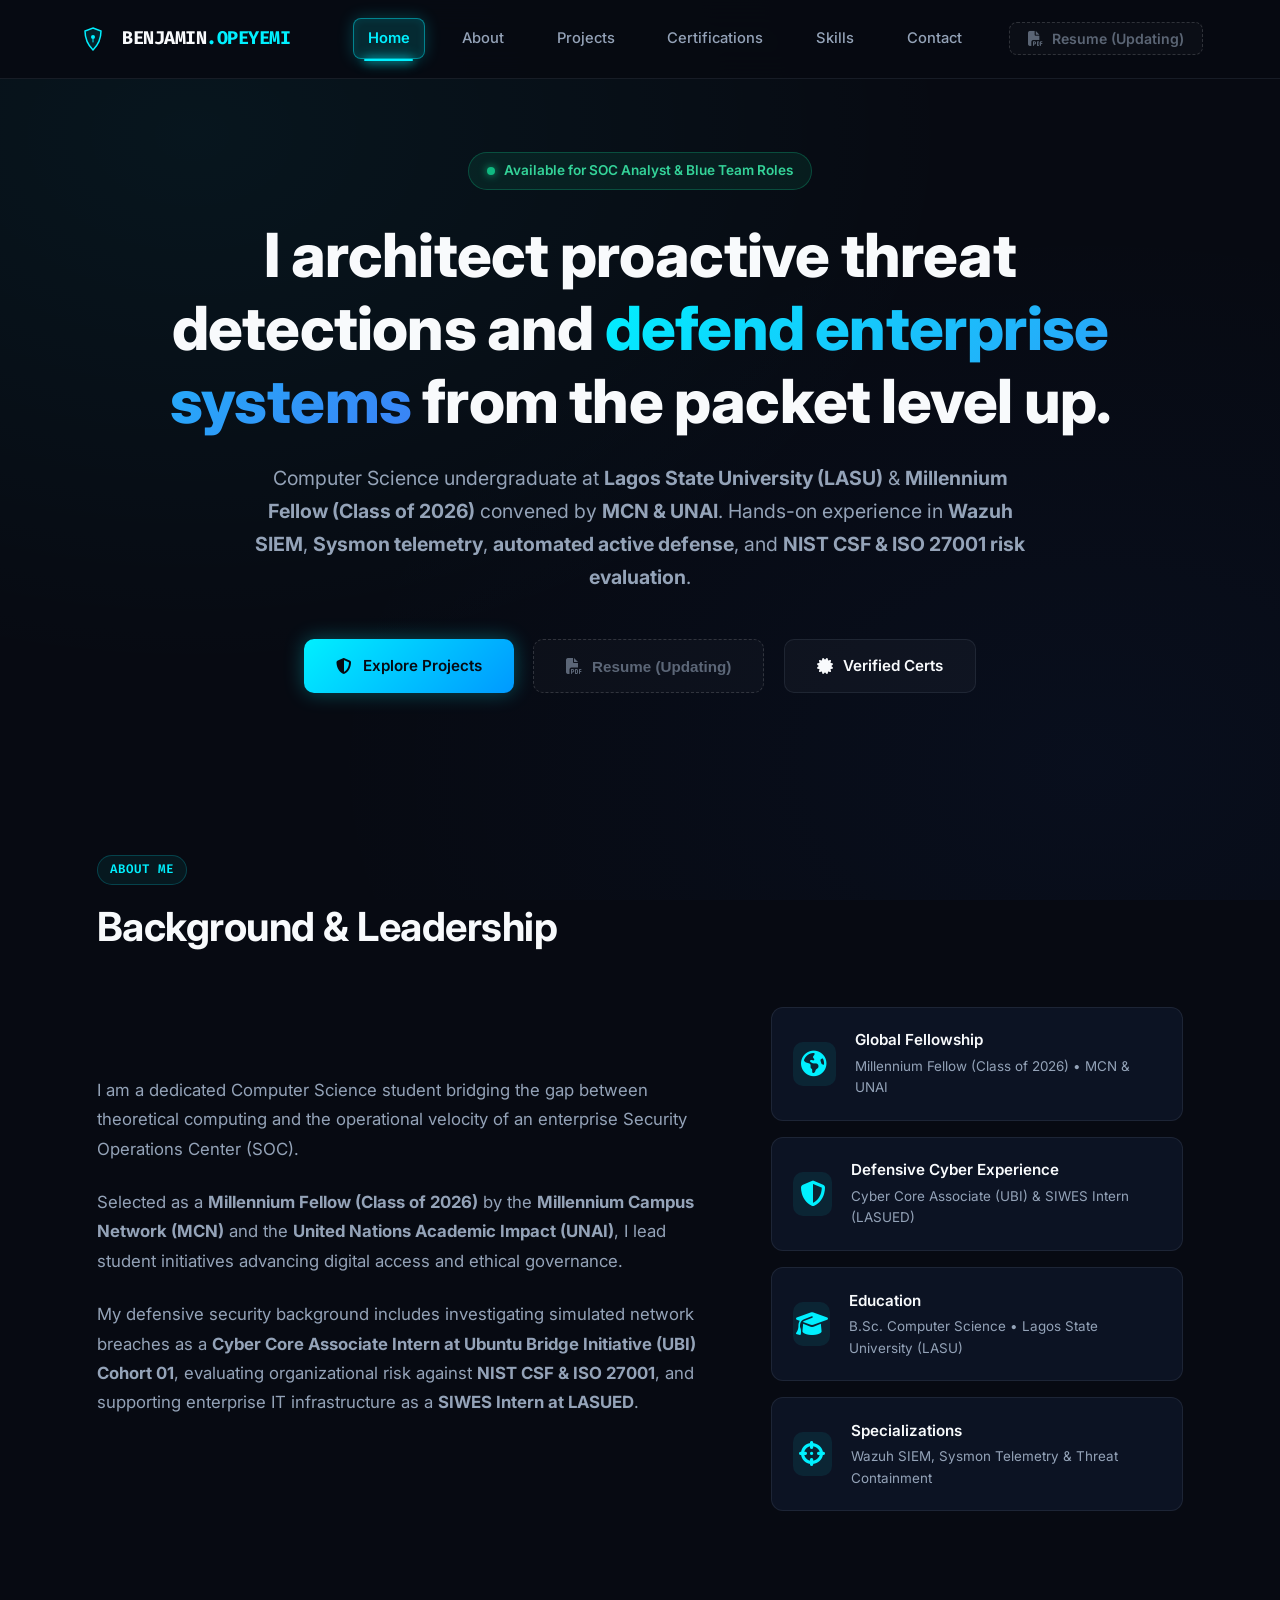
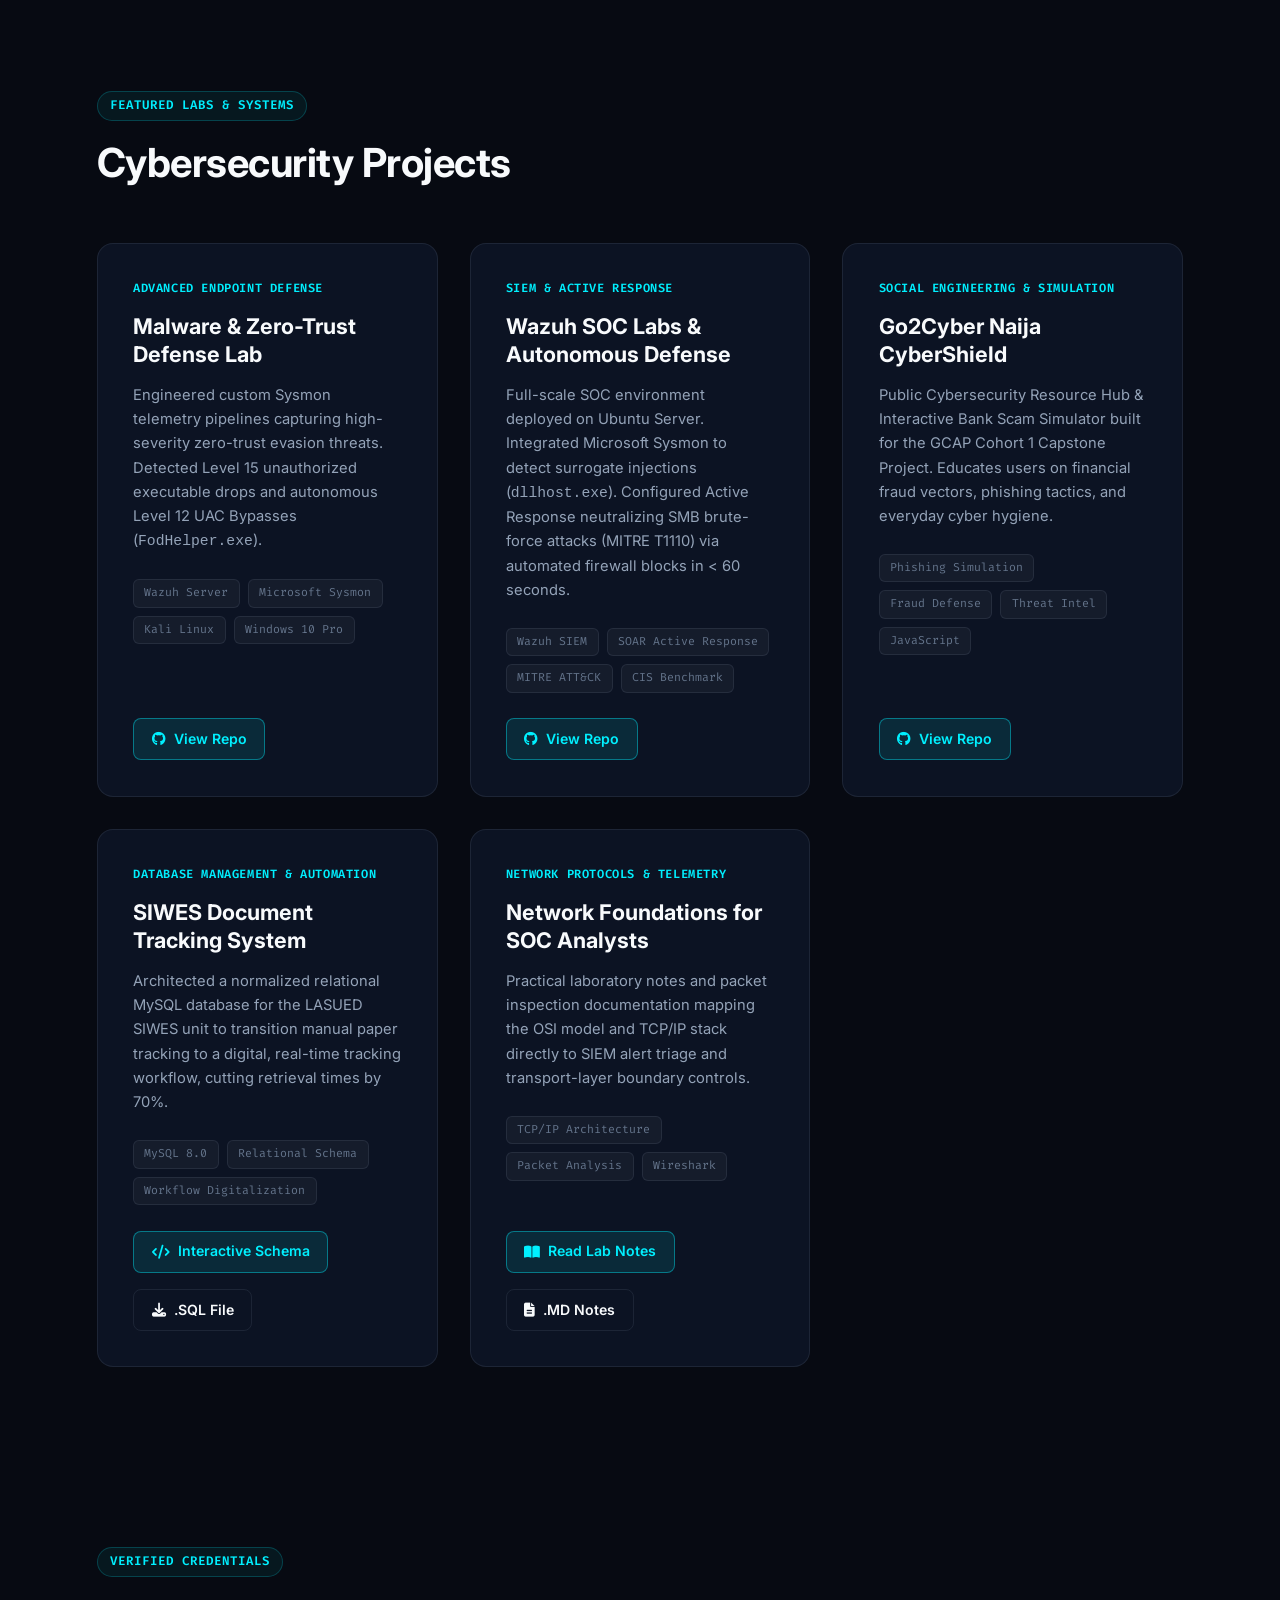
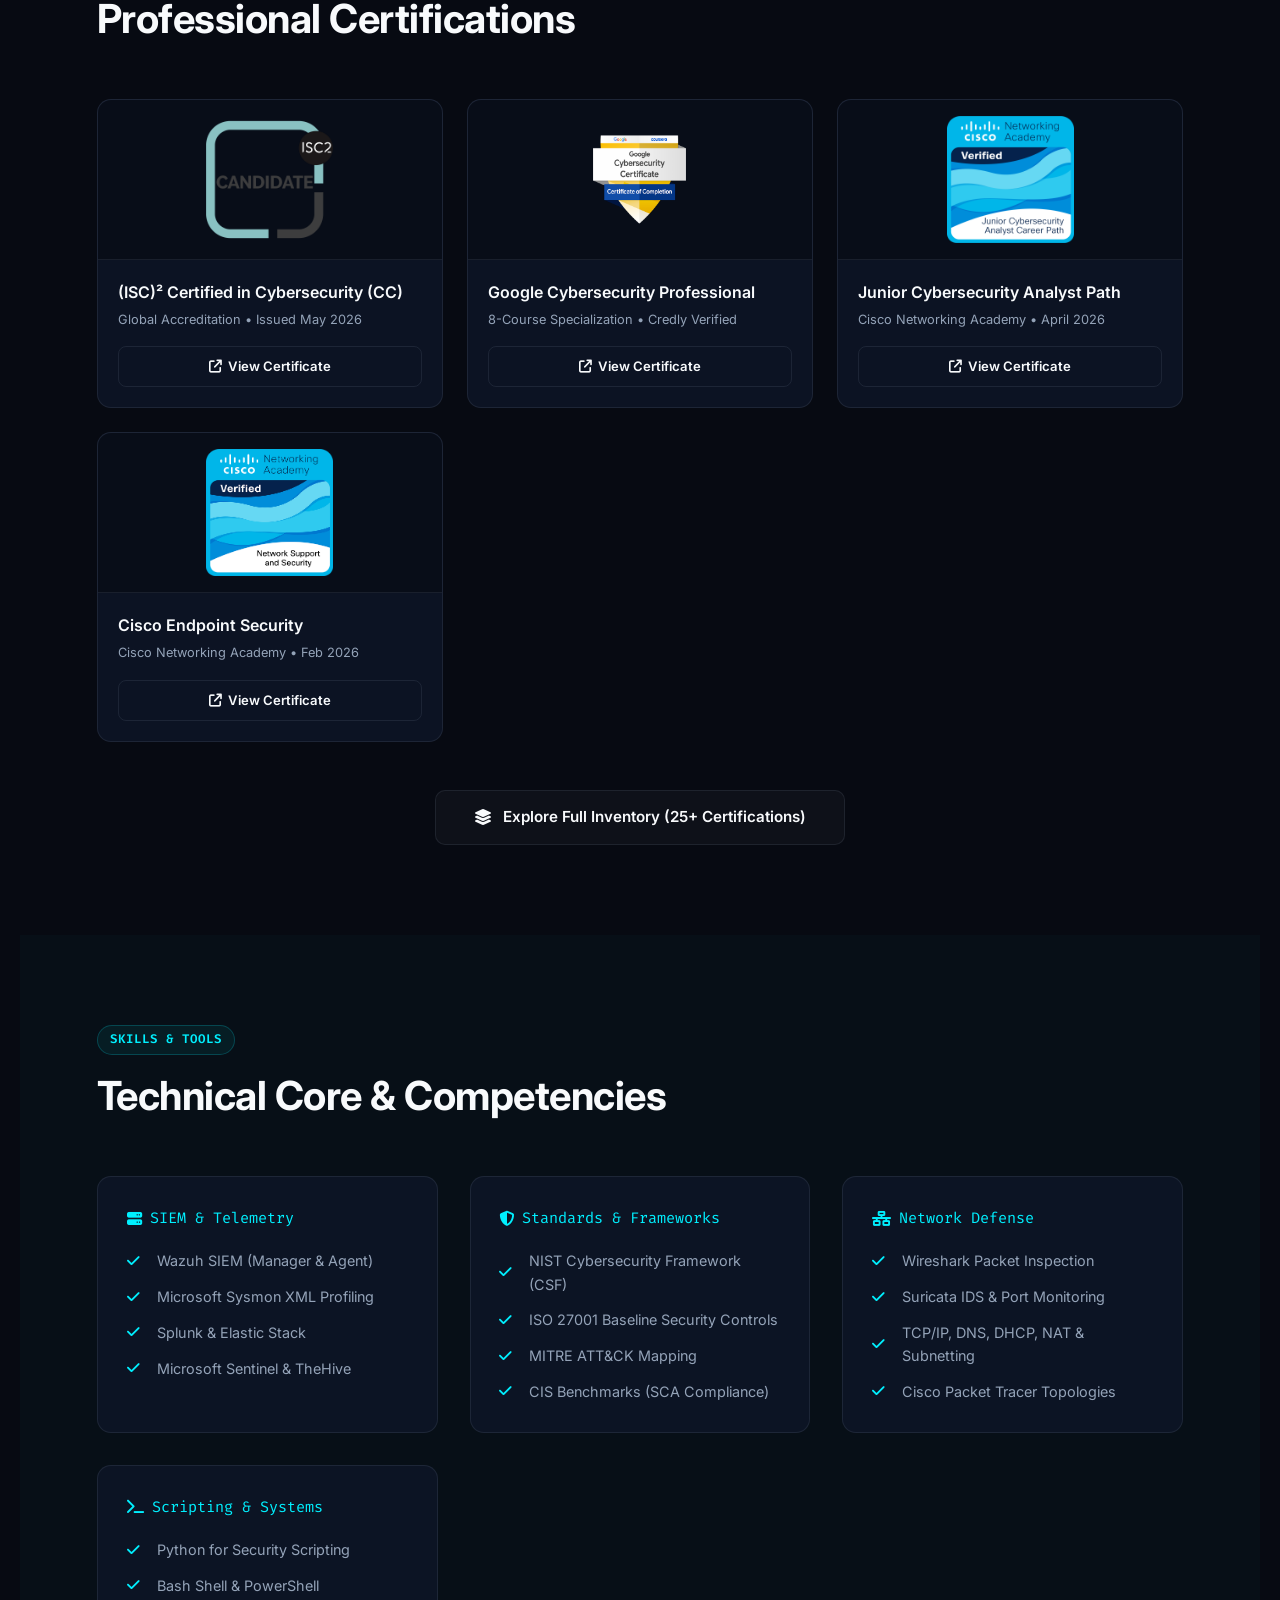
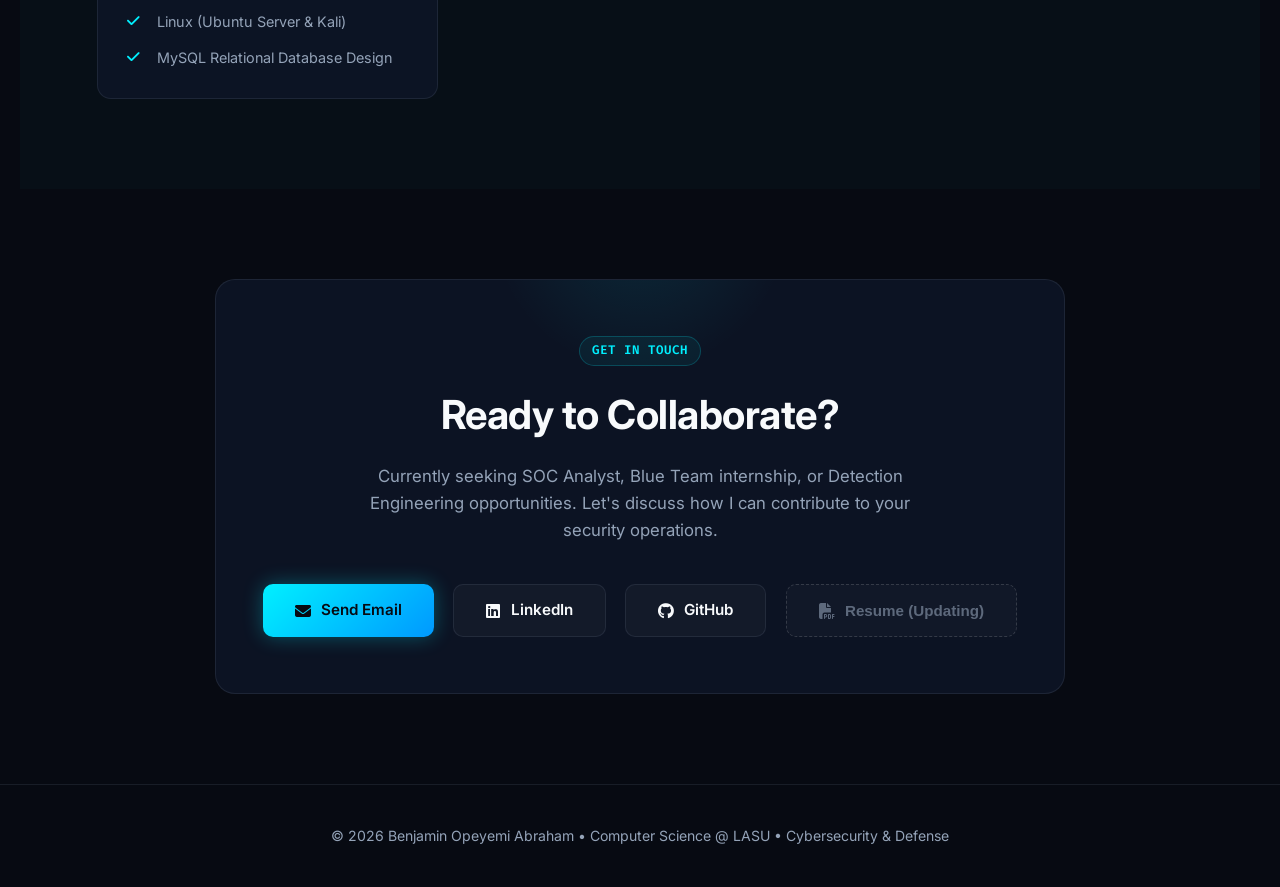
<file: index.html>
<!DOCTYPE html>
<html lang="en">
<head>
    <meta charset="UTF-8">
    <meta name="viewport" content="width=device-width, initial-scale=1.0">
    <title>Benjamin Opeyemi Abraham | SOC Analyst &amp; Millennium Fellow</title>
    <meta name="description" content="Cybersecurity portfolio of Benjamin Opeyemi Abraham: Aspiring SOC Analyst, Millennium Fellow (Class of 2026), specializing in Wazuh SIEM, Sysmon telemetry, threat detection, and network defense.">
    <link rel="icon" type="image/svg+xml" href="favicon.svg">
    <link rel="alternate icon" href="favicon.png">
    <link rel="stylesheet" href="style.css">
    <link rel="stylesheet" href="https://cdnjs.cloudflare.com/ajax/libs/font-awesome/6.4.0/css/all.min.css">
</head>
<body>

    <!-- Navigation -->
    <nav>
        <div class="nav-container">
            <div class="logo-container">
                <svg class="logo-shield" viewBox="0 0 64 64" fill="none" xmlns="http://www.w3.org/2000/svg">
                    <path d="M 32 10 L 48 16 C 48 32 40 46 32 54 C 24 46 16 32 16 16 Z" stroke="#00F0FF" stroke-width="3" fill="rgba(0, 240, 255, 0.1)"/>
                    <circle cx="32" cy="28" r="4" fill="#00F0FF"/>
                    <path d="M 32 32 L 32 38" stroke="#00F0FF" stroke-width="2" stroke-linecap="round"/>
                </svg>
                <div class="logo-text">BENJAMIN<span>.OPEYEMI</span></div>
            </div>

            <button class="mobile-menu-btn" onclick="toggleMenu()" aria-label="Toggle navigation">
                <i class="fa-solid fa-bars" id="menuIcon"></i>
            </button>

            <ul class="nav-links" id="navLinks">
                <li><a href="#home" class="active" onclick="closeMenu()">Home</a></li>
                <li><a href="#about" onclick="closeMenu()">About</a></li>
                <li><a href="#projects" onclick="closeMenu()">Projects</a></li>
                <li><a href="#certificates" onclick="closeMenu()">Certifications</a></li>
                <li><a href="#skills" onclick="closeMenu()">Skills</a></li>
                <li><a href="#contact" onclick="closeMenu()">Contact</a></li>
                <li>
                    <button type="button" class="nav-btn nav-btn-disabled" disabled aria-disabled="true" title="Resume is currently being updated. Available soon!">
                        <i class="fa-solid fa-file-pdf"></i>
                        <span>Resume (Updating)</span>
                    </button>
                </li>
            </ul>
        </div>
    </nav>

    <!-- Hero Section -->
    <header class="hero" id="home">
        <div class="status-badge">
            <span class="status-pulse"></span>
            Available for SOC Analyst &amp; Blue Team Roles
        </div>

        <h1>I architect proactive threat detections and <span class="highlight">defend enterprise systems</span> from the packet level up.</h1>

        <p>
            Computer Science undergraduate at <strong>Lagos State University (LASU)</strong> &amp; 
            <strong>Millennium Fellow (Class of 2026)</strong> convened by <strong>MCN &amp; UNAI</strong>. 
            Hands-on experience in <strong>Wazuh SIEM</strong>, <strong>Sysmon telemetry</strong>, <strong>automated active defense</strong>, and <strong>NIST CSF &amp; ISO 27001 risk evaluation</strong>.
        </p>

        <div class="cta-buttons">
            <a href="#projects" class="btn btn-primary"><i class="fa-solid fa-shield-halved"></i> Explore Projects</a>
            <button type="button" class="btn btn-secondary btn-disabled" disabled title="Resume is currently being updated. Available soon!"><i class="fa-solid fa-file-pdf"></i> Resume (Updating)</button>
            <a href="certificates.html" class="btn btn-secondary"><i class="fa-solid fa-certificate"></i> Verified Certs</a>
        </div>
    </header>

    <!-- About Section -->
    <section id="about">
        <div class="section-header">
            <span class="section-tag">ABOUT ME</span>
            <h2>Background &amp; Leadership</h2>
        </div>

        <div class="about-grid">
            <div class="about-text">
                <p>
                    I am a dedicated Computer Science student bridging the gap between theoretical computing and the operational velocity of an enterprise Security Operations Center (SOC).
                </p>
                <p>
                    Selected as a <strong>Millennium Fellow (Class of 2026)</strong> by the <strong>Millennium Campus Network (MCN)</strong> and the <strong>United Nations Academic Impact (UNAI)</strong>, I lead student initiatives advancing digital access and ethical governance.
                </p>
                <p>
                    My defensive security background includes investigating simulated network breaches as a <strong>Cyber Core Associate Intern at Ubuntu Bridge Initiative (UBI) Cohort 01</strong>, evaluating organizational risk against <strong>NIST CSF &amp; ISO 27001</strong>, and supporting enterprise IT infrastructure as a <strong>SIWES Intern at LASUED</strong>.
                </p>
            </div>

            <div class="about-cards">
                <div class="info-card">
                    <div class="info-icon"><i class="fa-solid fa-earth-americas"></i></div>
                    <div class="info-content">
                        <h4>Global Fellowship</h4>
                        <p>Millennium Fellow (Class of 2026) &bull; MCN &amp; UNAI</p>
                    </div>
                </div>

                <div class="info-card">
                    <div class="info-icon"><i class="fa-solid fa-shield-halved"></i></div>
                    <div class="info-content">
                        <h4>Defensive Cyber Experience</h4>
                        <p>Cyber Core Associate (UBI) &amp; SIWES Intern (LASUED)</p>
                    </div>
                </div>

                <div class="info-card">
                    <div class="info-icon"><i class="fa-solid fa-graduation-cap"></i></div>
                    <div class="info-content">
                        <h4>Education</h4>
                        <p>B.Sc. Computer Science &bull; Lagos State University (LASU)</p>
                    </div>
                </div>

                <div class="info-card">
                    <div class="info-icon"><i class="fa-solid fa-crosshairs"></i></div>
                    <div class="info-content">
                        <h4>Specializations</h4>
                        <p>Wazuh SIEM, Sysmon Telemetry &amp; Threat Containment</p>
                    </div>
                </div>
            </div>
        </div>
    </section>

    <!-- Projects Section -->
    <section id="projects">
        <div class="section-header">
            <span class="section-tag">FEATURED LABS &amp; SYSTEMS</span>
            <h2>Cybersecurity Projects</h2>
        </div>

        <div class="projects-grid">

            <!-- Project 1 -->
            <div class="project-card">
                <div>
                    <span class="project-tag">ADVANCED ENDPOINT DEFENSE</span>
                    <h3>Malware &amp; Zero-Trust Defense Lab</h3>
                    <p>
                        Engineered custom Sysmon telemetry pipelines capturing high-severity zero-trust evasion threats. Detected Level 15 unauthorized executable drops and autonomous Level 12 UAC Bypasses (<code>FodHelper.exe</code>).
                    </p>
                    <div class="project-tech">
                        <span class="tech-pill">Wazuh Server</span>
                        <span class="tech-pill">Microsoft Sysmon</span>
                        <span class="tech-pill">Kali Linux</span>
                        <span class="tech-pill">Windows 10 Pro</span>
                    </div>
                </div>
                <div class="project-links">
                    <a href="https://github.com/OpeyemiAB/SOC-Wazuh-Lab" target="_blank" class="project-btn primary">
                        <i class="fa-brands fa-github"></i> View Repo
                    </a>
                </div>
            </div>

            <!-- Project 2 -->
            <div class="project-card">
                <div>
                    <span class="project-tag">SIEM &amp; ACTIVE RESPONSE</span>
                    <h3>Wazuh SOC Labs &amp; Autonomous Defense</h3>
                    <p>
                        Full-scale SOC environment deployed on Ubuntu Server. Integrated Microsoft Sysmon to detect surrogate injections (<code>dllhost.exe</code>). Configured Active Response neutralizing SMB brute-force attacks (MITRE T1110) via automated firewall blocks in &lt; 60 seconds.
                    </p>
                    <div class="project-tech">
                        <span class="tech-pill">Wazuh SIEM</span>
                        <span class="tech-pill">SOAR Active Response</span>
                        <span class="tech-pill">MITRE ATT&amp;CK</span>
                        <span class="tech-pill">CIS Benchmark</span>
                    </div>
                </div>
                <div class="project-links">
                    <a href="https://github.com/OpeyemiAB/SOC-Portfolio-Final" target="_blank" class="project-btn primary">
                        <i class="fa-brands fa-github"></i> View Repo
                    </a>
                </div>
            </div>

            <!-- Project 3 -->
            <div class="project-card">
                <div>
                    <span class="project-tag">SOCIAL ENGINEERING &amp; SIMULATION</span>
                    <h3>Go2Cyber Naija CyberShield</h3>
                    <p>
                        Public Cybersecurity Resource Hub &amp; Interactive Bank Scam Simulator built for the GCAP Cohort 1 Capstone Project. Educates users on financial fraud vectors, phishing tactics, and everyday cyber hygiene.
                    </p>
                    <div class="project-tech">
                        <span class="tech-pill">Phishing Simulation</span>
                        <span class="tech-pill">Fraud Defense</span>
                        <span class="tech-pill">Threat Intel</span>
                        <span class="tech-pill">JavaScript</span>
                    </div>
                </div>
                <div class="project-links">
                    <a href="https://github.com/OpeyemiAB/naija-cybershield" target="_blank" class="project-btn primary">
                        <i class="fa-brands fa-github"></i> View Repo
                    </a>
                </div>
            </div>

            <!-- Project 4 -->
            <div class="project-card">
                <div>
                    <span class="project-tag">DATABASE MANAGEMENT &amp; AUTOMATION</span>
                    <h3>SIWES Document Tracking System</h3>
                    <p>
                        Architected a normalized relational MySQL database for the LASUED SIWES unit to transition manual paper tracking to a digital, real-time tracking workflow, cutting retrieval times by 70%.
                    </p>
                    <div class="project-tech">
                        <span class="tech-pill">MySQL 8.0</span>
                        <span class="tech-pill">Relational Schema</span>
                        <span class="tech-pill">Workflow Digitalization</span>
                    </div>
                </div>
                <div class="project-links">
                    <a href="siwes-db.html" class="project-btn primary">
                        <i class="fa-solid fa-code"></i> Interactive Schema
                    </a>
                    <a href="SIWES-Database/siwes_schema.sql" download class="project-btn">
                        <i class="fa-solid fa-download"></i> .SQL File
                    </a>
                </div>
            </div>

            <!-- Project 5 -->
            <div class="project-card">
                <div>
                    <span class="project-tag">NETWORK PROTOCOLS &amp; TELEMETRY</span>
                    <h3>Network Foundations for SOC Analysts</h3>
                    <p>
                        Practical laboratory notes and packet inspection documentation mapping the OSI model and TCP/IP stack directly to SIEM alert triage and transport-layer boundary controls.
                    </p>
                    <div class="project-tech">
                        <span class="tech-pill">TCP/IP Architecture</span>
                        <span class="tech-pill">Packet Analysis</span>
                        <span class="tech-pill">Wireshark</span>
                    </div>
                </div>
                <div class="project-links">
                    <a href="networking-lesson.html" class="project-btn primary">
                        <i class="fa-solid fa-book-open"></i> Read Lab Notes
                    </a>
                    <a href="Networking-Lessons/Lesson_1.md" download class="project-btn">
                        <i class="fa-solid fa-file-lines"></i> .MD Notes
                    </a>
                </div>
            </div>

        </div>
    </section>

    <!-- Certifications Section -->
    <section id="certificates">
        <div class="section-header">
            <span class="section-tag">VERIFIED CREDENTIALS</span>
            <h2>Professional Certifications</h2>
        </div>

        <div class="cert-gallery">

            <!-- ISC2 Card -->
            <div class="cert-card">
                <div class="cert-img-wrapper">
                    <img src="Certificates/isc2-candidate.png" alt="(ISC)2 Certified in Cybersecurity" class="cert-img">
                </div>
                <div class="cert-info">
                    <div>
                        <h4>(ISC)&sup2; Certified in Cybersecurity (CC)</h4>
                        <p>Global Accreditation &bull; Issued May 2026</p>
                    </div>
                    <a href="Certificates/ISC2_Certified_in_Cybersecurity_CC.pdf" target="_blank" class="view-btn">
                        <i class="fa-solid fa-arrow-up-right-from-square"></i> View Certificate
                    </a>
                </div>
            </div>

            <!-- Google Cyber Card -->
            <div class="cert-card">
                <div class="cert-img-wrapper">
                    <img src="Certificates/google-cybersecurity-professional-certificate-v2.png" alt="Google Cybersecurity" class="cert-img">
                </div>
                <div class="cert-info">
                    <div>
                        <h4>Google Cybersecurity Professional</h4>
                        <p>8-Course Specialization &bull; Credly Verified</p>
                    </div>
                    <a href="Certificates/GOOGLE Coursera CERT.pdf" target="_blank" class="view-btn">
                        <i class="fa-solid fa-arrow-up-right-from-square"></i> View Certificate
                    </a>
                </div>
            </div>

            <!-- Cisco Junior Cyber Analyst -->
            <div class="cert-card">
                <div class="cert-img-wrapper">
                    <img src="Certificates/junior-cybersecurity-analyst-career-path.1.png" alt="Cisco Junior Cybersecurity Analyst" class="cert-img">
                </div>
                <div class="cert-info">
                    <div>
                        <h4>Junior Cybersecurity Analyst Path</h4>
                        <p>Cisco Networking Academy &bull; April 2026</p>
                    </div>
                    <a href="Certificates/Cisco_Junior_Cybersecurity_Analyst_Career_Path.pdf" target="_blank" class="view-btn">
                        <i class="fa-solid fa-arrow-up-right-from-square"></i> View Certificate
                    </a>
                </div>
            </div>

            <!-- Cisco Endpoint Security -->
            <div class="cert-card">
                <div class="cert-img-wrapper">
                    <img src="Certificates/network-support-and-security.png" alt="Cisco Endpoint Security" class="cert-img">
                </div>
                <div class="cert-info">
                    <div>
                        <h4>Cisco Endpoint Security</h4>
                        <p>Cisco Networking Academy &bull; Feb 2026</p>
                    </div>
                    <a href="Certificates/Cisco_Endpoint_Security.pdf" target="_blank" class="view-btn">
                        <i class="fa-solid fa-arrow-up-right-from-square"></i> View Certificate
                    </a>
                </div>
            </div>

        </div>

        <div style="text-align: center;">
            <a href="certificates.html" class="btn btn-secondary" style="padding: 0.9rem 2.4rem;">
                <i class="fa-solid fa-layer-group"></i> Explore Full Inventory (25+ Certifications)
            </a>
        </div>
    </section>

    <!-- Technical Skills Section -->
    <section id="skills" style="background: rgba(0, 240, 255, 0.02);">
        <div class="section-header">
            <span class="section-tag">SKILLS &amp; TOOLS</span>
            <h2>Technical Core &amp; Competencies</h2>
        </div>

        <div class="skills-container">

            <div class="skill-category">
                <div class="skill-category-title"><i class="fa-solid fa-server"></i> SIEM &amp; Telemetry</div>
                <div class="skill-list">
                    <div class="skill-item"><i class="fa-solid fa-check"></i> Wazuh SIEM (Manager &amp; Agent)</div>
                    <div class="skill-item"><i class="fa-solid fa-check"></i> Microsoft Sysmon XML Profiling</div>
                    <div class="skill-item"><i class="fa-solid fa-check"></i> Splunk &amp; Elastic Stack</div>
                    <div class="skill-item"><i class="fa-solid fa-check"></i> Microsoft Sentinel &amp; TheHive</div>
                </div>
            </div>

            <div class="skill-category">
                <div class="skill-category-title"><i class="fa-solid fa-shield-halved"></i> Standards &amp; Frameworks</div>
                <div class="skill-list">
                    <div class="skill-item"><i class="fa-solid fa-check"></i> NIST Cybersecurity Framework (CSF)</div>
                    <div class="skill-item"><i class="fa-solid fa-check"></i> ISO 27001 Baseline Security Controls</div>
                    <div class="skill-item"><i class="fa-solid fa-check"></i> MITRE ATT&amp;CK Mapping</div>
                    <div class="skill-item"><i class="fa-solid fa-check"></i> CIS Benchmarks (SCA Compliance)</div>
                </div>
            </div>

            <div class="skill-category">
                <div class="skill-category-title"><i class="fa-solid fa-network-wired"></i> Network Defense</div>
                <div class="skill-list">
                    <div class="skill-item"><i class="fa-solid fa-check"></i> Wireshark Packet Inspection</div>
                    <div class="skill-item"><i class="fa-solid fa-check"></i> Suricata IDS &amp; Port Monitoring</div>
                    <div class="skill-item"><i class="fa-solid fa-check"></i> TCP/IP, DNS, DHCP, NAT &amp; Subnetting</div>
                    <div class="skill-item"><i class="fa-solid fa-check"></i> Cisco Packet Tracer Topologies</div>
                </div>
            </div>

            <div class="skill-category">
                <div class="skill-category-title"><i class="fa-solid fa-terminal"></i> Scripting &amp; Systems</div>
                <div class="skill-list">
                    <div class="skill-item"><i class="fa-solid fa-check"></i> Python for Security Scripting</div>
                    <div class="skill-item"><i class="fa-solid fa-check"></i> Bash Shell &amp; PowerShell</div>
                    <div class="skill-item"><i class="fa-solid fa-check"></i> Linux (Ubuntu Server &amp; Kali)</div>
                    <div class="skill-item"><i class="fa-solid fa-check"></i> MySQL Relational Database Design</div>
                </div>
            </div>

        </div>
    </section>

    <!-- Contact Section -->
    <section id="contact">
        <div class="contact-box">
            <span class="section-tag">GET IN TOUCH</span>
            <h2 style="margin: 0.5rem 0 1rem;">Ready to Collaborate?</h2>
            <p style="color: var(--text-secondary); font-size: 1.05rem; max-width: 600px; margin: 0 auto 2.5rem; line-height: 1.6;">
                Currently seeking SOC Analyst, Blue Team internship, or Detection Engineering opportunities. Let's discuss how I can contribute to your security operations.
            </p>

            <div style="display: flex; justify-content: center; flex-wrap: wrap; gap: 1.2rem;">
                <a href="mailto:oluwafemibenjamin488@gmail.com" class="btn btn-primary">
                    <i class="fa-solid fa-envelope"></i> Send Email
                </a>
                <a href="https://linkedin.com/in/opeyemi-benjamin-99ba70250" target="_blank" class="btn btn-secondary">
                    <i class="fa-brands fa-linkedin"></i> LinkedIn
                </a>
                <a href="https://github.com/OpeyemiAB" target="_blank" class="btn btn-secondary">
                    <i class="fa-brands fa-github"></i> GitHub
                </a>
                <button type="button" class="btn btn-secondary btn-disabled" disabled title="Resume is currently being updated. Available soon!">
                    <i class="fa-solid fa-file-pdf"></i> Resume (Updating)
                </button>
            </div>
        </div>
    </section>

    <!-- Footer -->
    <footer>
        <p>&copy; 2026 Benjamin Opeyemi Abraham &bull; Computer Science @ LASU &bull; Cybersecurity &amp; Defense</p>
    </footer>

    <script>
        // Mobile Navigation Toggle
        function toggleMenu() {
            const nav = document.getElementById('navLinks');
            const icon = document.getElementById('menuIcon');
            nav.classList.toggle('open');
            if (nav.classList.contains('open')) {
                icon.classList.remove('fa-bars');
                icon.classList.add('fa-xmark');
            } else {
                icon.classList.remove('fa-xmark');
                icon.classList.add('fa-bars');
            }
        }

        function closeMenu() {
            const nav = document.getElementById('navLinks');
            const icon = document.getElementById('menuIcon');
            if (nav) nav.classList.remove('open');
            if (icon) {
                icon.classList.remove('fa-xmark');
                icon.classList.add('fa-bars');
            }
        }

        // Active ScrollSpy on Scroll & Click
        const spySections = document.querySelectorAll('header[id], section[id]');
        const navAnchorLinks = document.querySelectorAll('.nav-links a[href^="#"]');

        function updateScrollSpy() {
            let activeId = '';
            const scrollY = window.pageYOffset || document.documentElement.scrollTop;
            const scrollTotal = document.documentElement.scrollHeight - window.innerHeight;

            // Check if user reached bottom of page (activate Contact)
            if (scrollTotal > 0 && scrollY >= scrollTotal - 80) {
                activeId = 'contact';
            } else if (scrollY < 140) {
                activeId = 'home';
            } else {
                spySections.forEach(section => {
                    const rect = section.getBoundingClientRect();
                    if (rect.top <= 220 && rect.bottom >= 140) {
                        activeId = section.getAttribute('id');
                    }
                });
            }

            if (activeId) {
                navAnchorLinks.forEach(link => {
                    if (link.getAttribute('href') === '#' + activeId) {
                        link.classList.add('active');
                    } else {
                        link.classList.remove('active');
                    }
                });
            }
        }

        navAnchorLinks.forEach(link => {
            link.addEventListener('click', function() {
                navAnchorLinks.forEach(l => l.classList.remove('active'));
                this.classList.add('active');
            });
        });

        window.addEventListener('scroll', updateScrollSpy, { passive: true });
        window.addEventListener('DOMContentLoaded', updateScrollSpy);
    </script>
</body>
</html>
</file>
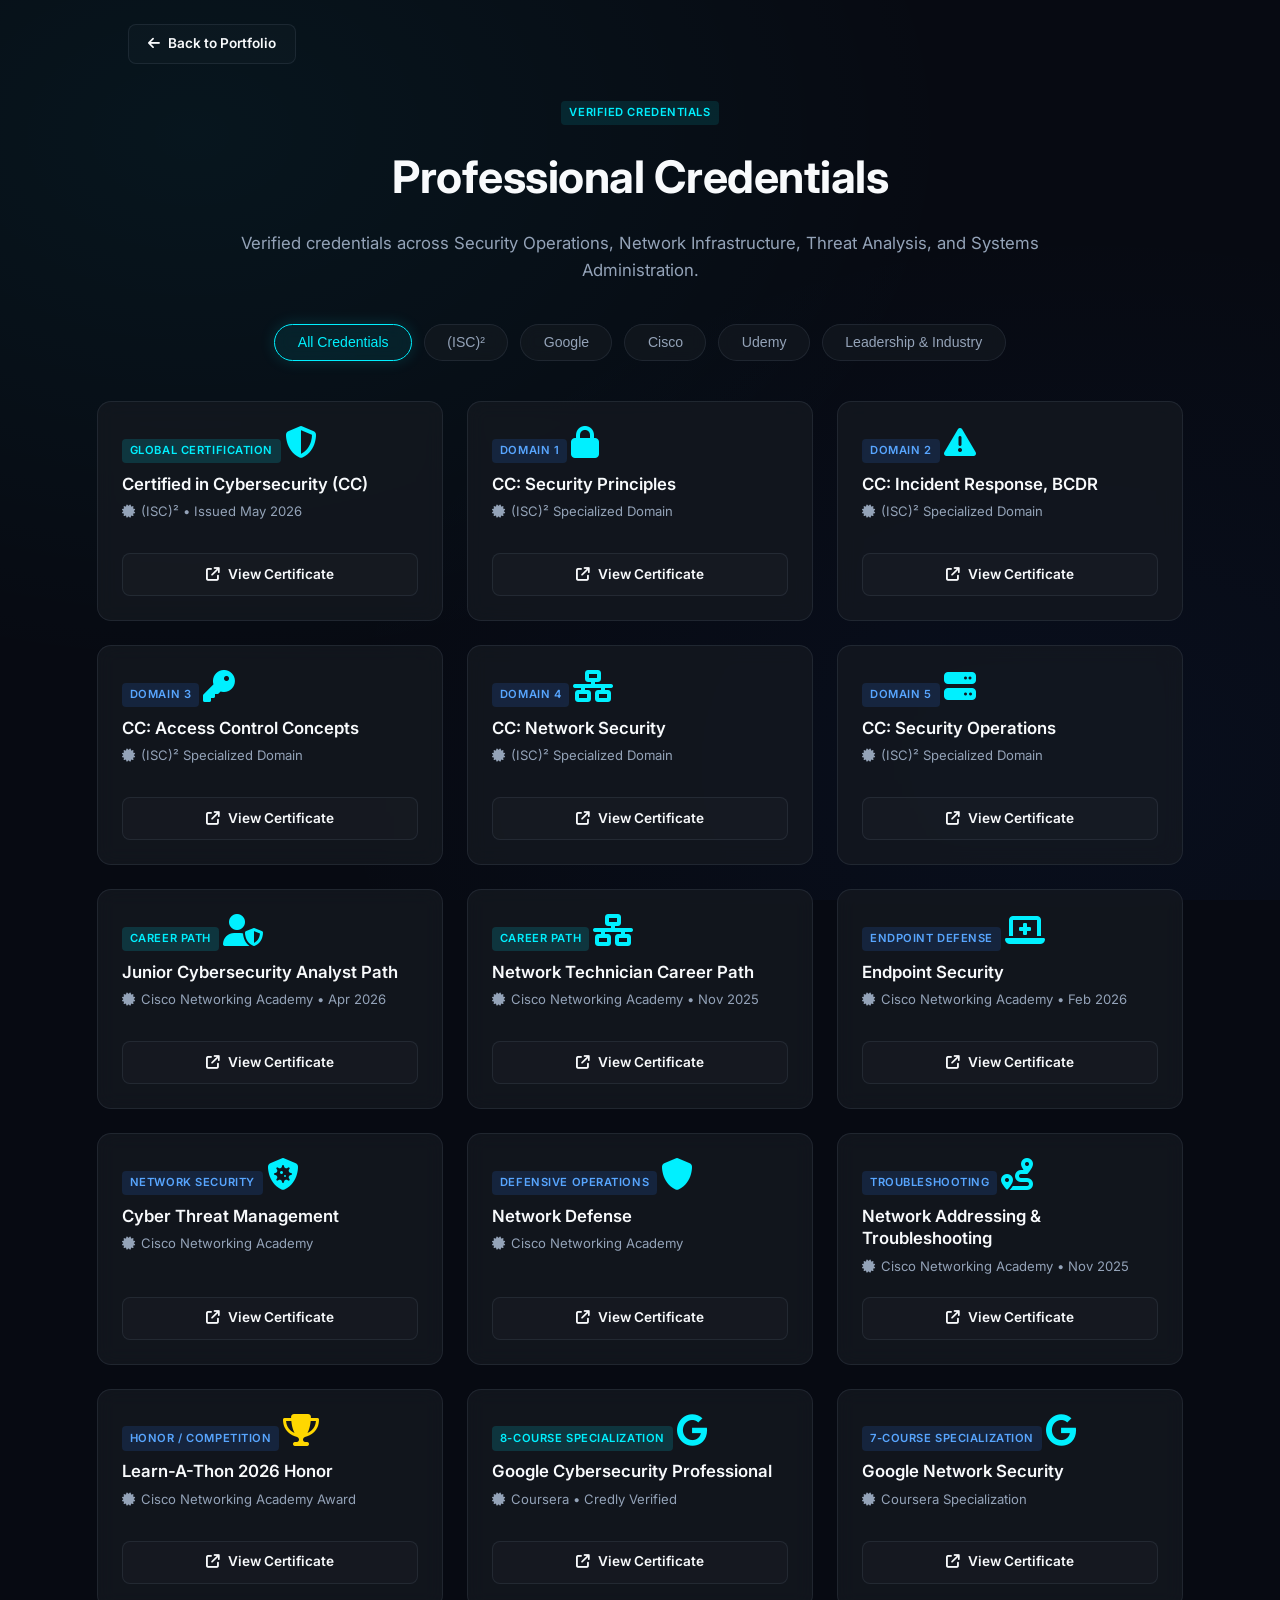
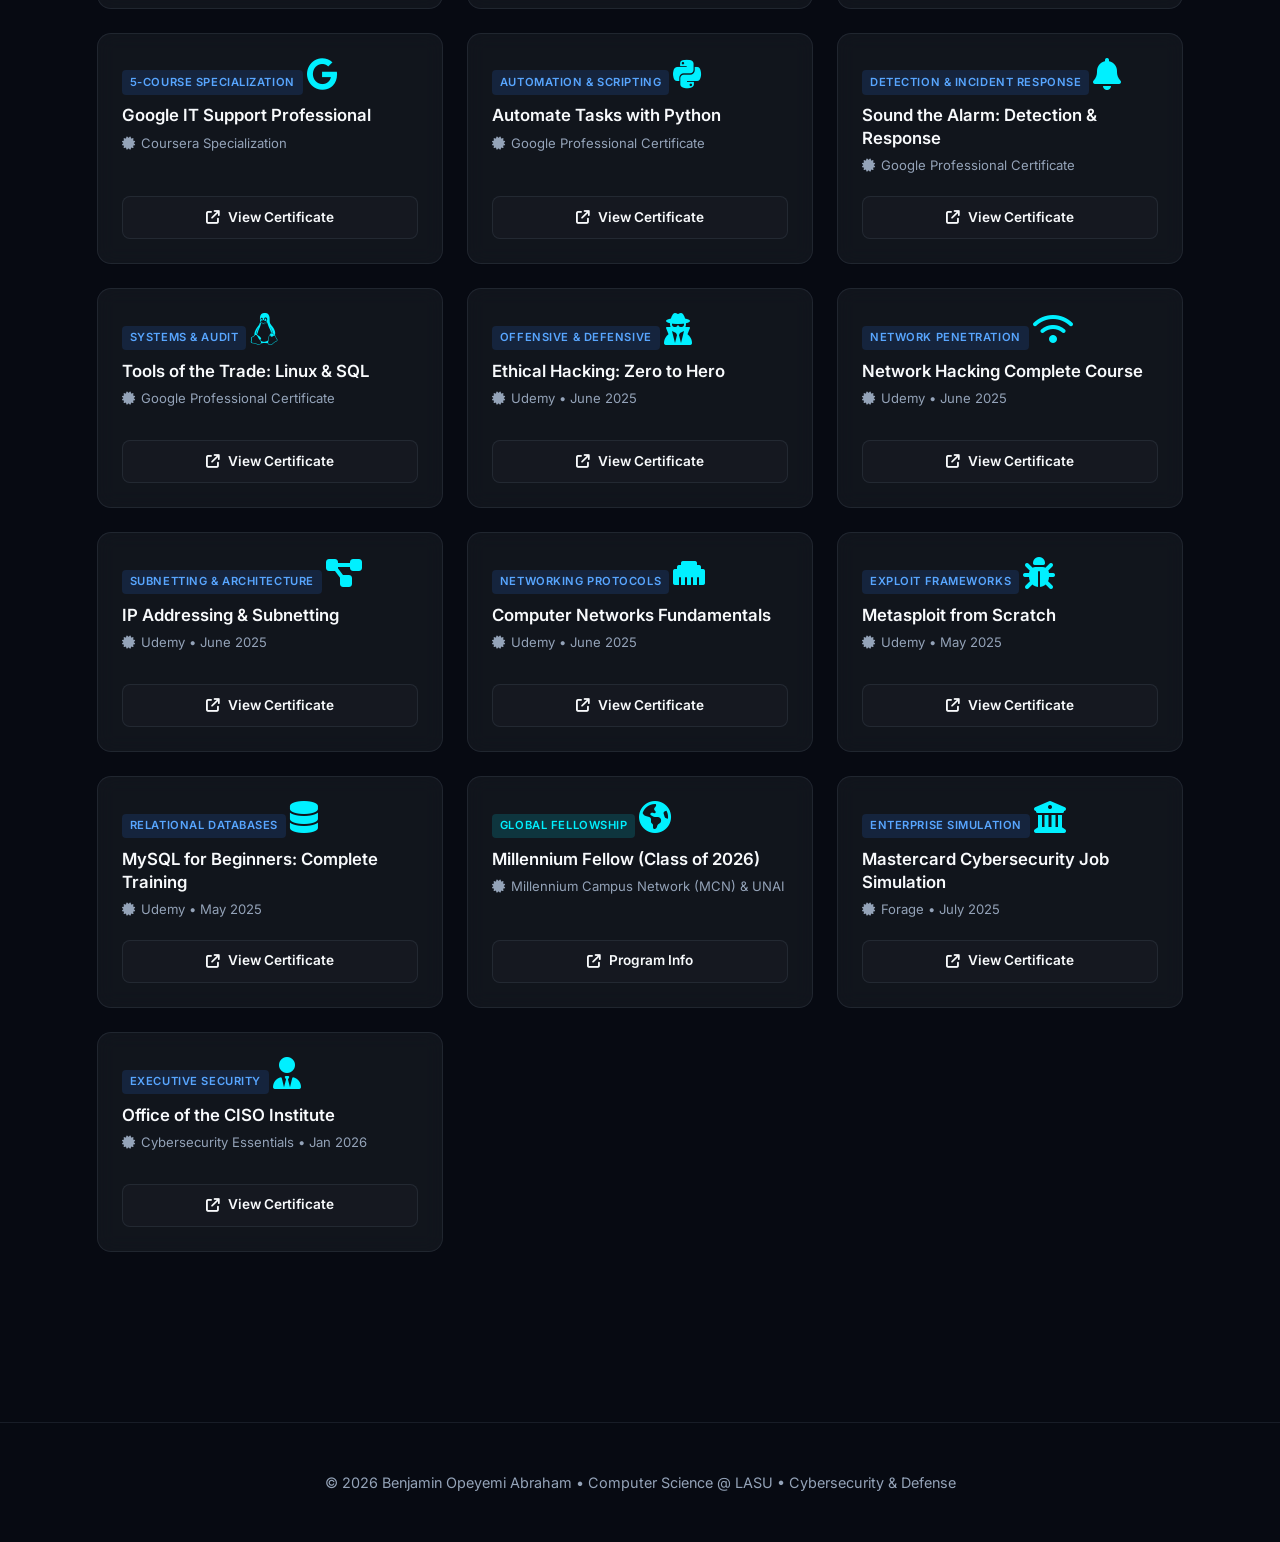
<file: certificates.html>
<!DOCTYPE html>
<html lang="en">
<head>
    <meta charset="UTF-8">
    <meta name="viewport" content="width=device-width, initial-scale=1.0">
    <title>Certifications &amp; Credentials | Benjamin Opeyemi Abraham</title>
    <meta name="description" content="Verified professional certifications in Cybersecurity, SOC Operations, Network Infrastructure, and Systems Engineering.">
    <link rel="icon" type="image/svg+xml" href="favicon.svg">
    <link rel="alternate icon" href="favicon.png">
    <link rel="stylesheet" href="style.css">
    <link rel="stylesheet" href="https://cdnjs.cloudflare.com/ajax/libs/font-awesome/6.4.0/css/all.min.css">
    <style>
        .filter-container {
            margin: 2.5rem 0;
            display: flex;
            gap: 0.75rem;
            flex-wrap: wrap;
            justify-content: center;
        }

        .filter-btn {
            padding: 0.6rem 1.4rem;
            border: 1px solid var(--border);
            background: rgba(22, 27, 34, 0.6);
            backdrop-filter: blur(8px);
            color: var(--text-secondary);
            border-radius: 9999px;
            cursor: pointer;
            transition: 0.25s ease;
            font-size: 0.88rem;
            font-weight: 500;
        }

        .filter-btn.active, .filter-btn:hover {
            color: #00F0FF;
            border-color: #00F0FF;
            background: rgba(0, 240, 255, 0.08);
            box-shadow: 0 0 15px rgba(0, 240, 255, 0.15);
        }

        .certs-grid {
            display: grid;
            grid-template-columns: repeat(auto-fill, minmax(290px, 1fr));
            gap: 1.5rem;
            margin-top: 2rem;
        }

        .cert-card-sub {
            background: rgba(22, 27, 34, 0.7);
            backdrop-filter: blur(10px);
            border: 1px solid var(--border);
            border-radius: 14px;
            padding: 1.5rem;
            transition: transform 0.3s ease, border-color 0.3s ease, box-shadow 0.3s ease;
            display: flex;
            flex-direction: column;
            justify-content: space-between;
            min-height: 220px;
            position: relative;
            overflow: hidden;
        }

        .cert-card-sub::before {
            content: '';
            position: absolute;
            top: 0;
            left: 0;
            width: 100%;
            height: 3px;
            background: linear-gradient(90deg, #00F0FF, #2F81F7);
            opacity: 0;
            transition: opacity 0.3s;
        }

        .cert-card-sub:hover {
            transform: translateY(-5px);
            border-color: rgba(0, 240, 255, 0.4);
            box-shadow: 0 10px 30px rgba(0, 240, 255, 0.1);
        }

        .cert-card-sub:hover::before {
            opacity: 1;
        }

        .cert-icon {
            font-size: 2rem;
            color: #00F0FF;
            margin-bottom: 0.85rem;
        }

        .cert-title {
            font-size: 1.05rem;
            font-weight: 600;
            margin-bottom: 0.35rem;
            color: var(--text-primary);
            line-height: 1.35;
        }

        .cert-provider {
            font-size: 0.82rem;
            color: var(--text-secondary);
            margin-bottom: 1.25rem;
            display: flex;
            align-items: center;
            gap: 0.4rem;
        }

        .cert-badge-tag {
            display: inline-block;
            font-size: 0.7rem;
            text-transform: uppercase;
            letter-spacing: 0.05em;
            padding: 0.2rem 0.5rem;
            border-radius: 4px;
            background: rgba(47, 129, 247, 0.15);
            color: #58a6ff;
            margin-bottom: 0.6rem;
            font-weight: 600;
        }

        .view-btn {
            display: inline-flex;
            align-items: center;
            justify-content: center;
            gap: 0.5rem;
            text-align: center;
            padding: 0.6rem 1rem;
            border: 1px solid var(--border);
            border-radius: 8px;
            font-size: 0.85rem;
            font-weight: 600;
            transition: 0.25s ease;
            text-decoration: none;
            color: var(--text-primary);
            background: rgba(255, 255, 255, 0.02);
        }

        .view-btn:hover {
            background: #00F0FF;
            color: #0B132B;
            border-color: #00F0FF;
            box-shadow: 0 0 15px rgba(0, 240, 255, 0.3);
        }

        .back-nav {
            padding: 1.5rem 10%;
            display: flex;
            align-items: center;
            gap: 1rem;
        }

        .hidden {
            display: none !important;
        }
    </style>
</head>
<body>

    <div class="back-nav">
        <a href="index.html" class="view-btn" style="padding: 0.5rem 1.2rem;">
            <i class="fa-solid fa-arrow-left"></i> Back to Portfolio
        </a>
    </div>

    <section style="padding-top: 10px;">
        <div style="text-align: center; max-width: 800px; margin: 0 auto;">
            <span class="cert-badge-tag" style="background: rgba(0, 240, 255, 0.1); color: #00F0FF;">VERIFIED CREDENTIALS</span>
            <h1 style="font-size: 2.8rem; margin: 0.5rem 0 1rem; letter-spacing: -0.5px;">Professional Credentials</h1>
            <p style="color: var(--text-secondary); font-size: 1.05rem; line-height: 1.6;">
                Verified credentials across Security Operations, Network Infrastructure, Threat Analysis, and Systems Administration.
            </p>
        </div>

        <div class="filter-container">
            <button class="filter-btn active" onclick="filterCerts('all')">All Credentials</button>
            <button class="filter-btn" onclick="filterCerts('isc2')">(ISC)&sup2;</button>
            <button class="filter-btn" onclick="filterCerts('google')">Google</button>
            <button class="filter-btn" onclick="filterCerts('cisco')">Cisco</button>
            <button class="filter-btn" onclick="filterCerts('udemy')">Udemy</button>
            <button class="filter-btn" onclick="filterCerts('leadership')">Leadership &amp; Industry</button>
        </div>

        <div class="certs-grid" id="certsGrid">

            <!-- (ISC)2 Certified in Cybersecurity BLOCK -->
            <div class="cert-card-sub" data-category="isc2">
                <div>
                    <span class="cert-badge-tag" style="background: rgba(0, 240, 255, 0.15); color: #00F0FF;">GLOBAL CERTIFICATION</span>
                    <i class="fa-solid fa-shield-halved cert-icon"></i>
                    <h3 class="cert-title">Certified in Cybersecurity (CC)</h3>
                    <p class="cert-provider"><i class="fa-solid fa-certificate"></i> (ISC)&sup2; &bull; Issued May 2026</p>
                </div>
                <a href="Certificates/ISC2_Certified_in_Cybersecurity_CC.pdf" target="_blank" class="view-btn"><i class="fa-solid fa-arrow-up-right-from-square"></i> View Certificate</a>
            </div>

            <div class="cert-card-sub" data-category="isc2">
                <div>
                    <span class="cert-badge-tag">DOMAIN 1</span>
                    <i class="fa-solid fa-lock cert-icon"></i>
                    <h3 class="cert-title">CC: Security Principles</h3>
                    <p class="cert-provider"><i class="fa-solid fa-certificate"></i> (ISC)&sup2; Specialized Domain</p>
                </div>
                <a href="Certificates/ISC2_CC_Domain_1_Security_Principles.pdf" target="_blank" class="view-btn"><i class="fa-solid fa-arrow-up-right-from-square"></i> View Certificate</a>
            </div>

            <div class="cert-card-sub" data-category="isc2">
                <div>
                    <span class="cert-badge-tag">DOMAIN 2</span>
                    <i class="fa-solid fa-triangle-exclamation cert-icon"></i>
                    <h3 class="cert-title">CC: Incident Response, BCDR</h3>
                    <p class="cert-provider"><i class="fa-solid fa-certificate"></i> (ISC)&sup2; Specialized Domain</p>
                </div>
                <a href="Certificates/ISC2_CC_Domain_2_Incident_Response.pdf" target="_blank" class="view-btn"><i class="fa-solid fa-arrow-up-right-from-square"></i> View Certificate</a>
            </div>

            <div class="cert-card-sub" data-category="isc2">
                <div>
                    <span class="cert-badge-tag">DOMAIN 3</span>
                    <i class="fa-solid fa-key cert-icon"></i>
                    <h3 class="cert-title">CC: Access Control Concepts</h3>
                    <p class="cert-provider"><i class="fa-solid fa-certificate"></i> (ISC)&sup2; Specialized Domain</p>
                </div>
                <a href="Certificates/ISC2_CC_Domain_3_Access_Control.pdf" target="_blank" class="view-btn"><i class="fa-solid fa-arrow-up-right-from-square"></i> View Certificate</a>
            </div>

            <div class="cert-card-sub" data-category="isc2">
                <div>
                    <span class="cert-badge-tag">DOMAIN 4</span>
                    <i class="fa-solid fa-network-wired cert-icon"></i>
                    <h3 class="cert-title">CC: Network Security</h3>
                    <p class="cert-provider"><i class="fa-solid fa-certificate"></i> (ISC)&sup2; Specialized Domain</p>
                </div>
                <a href="Certificates/ISC2_CC_Domain_4_Network_Security.pdf" target="_blank" class="view-btn"><i class="fa-solid fa-arrow-up-right-from-square"></i> View Certificate</a>
            </div>

            <div class="cert-card-sub" data-category="isc2">
                <div>
                    <span class="cert-badge-tag">DOMAIN 5</span>
                    <i class="fa-solid fa-server cert-icon"></i>
                    <h3 class="cert-title">CC: Security Operations</h3>
                    <p class="cert-provider"><i class="fa-solid fa-certificate"></i> (ISC)&sup2; Specialized Domain</p>
                </div>
                <a href="Certificates/ISC2_CC_Domain_5_Security_Operations.pdf" target="_blank" class="view-btn"><i class="fa-solid fa-arrow-up-right-from-square"></i> View Certificate</a>
            </div>

            <!-- CISCO BLOCK -->
            <div class="cert-card-sub" data-category="cisco">
                <div>
                    <span class="cert-badge-tag" style="background: rgba(0, 240, 255, 0.15); color: #00F0FF;">CAREER PATH</span>
                    <i class="fa-solid fa-user-shield cert-icon"></i>
                    <h3 class="cert-title">Junior Cybersecurity Analyst Path</h3>
                    <p class="cert-provider"><i class="fa-solid fa-certificate"></i> Cisco Networking Academy &bull; Apr 2026</p>
                </div>
                <a href="Certificates/Cisco_Junior_Cybersecurity_Analyst_Career_Path.pdf" target="_blank" class="view-btn"><i class="fa-solid fa-arrow-up-right-from-square"></i> View Certificate</a>
            </div>

            <div class="cert-card-sub" data-category="cisco">
                <div>
                    <span class="cert-badge-tag" style="background: rgba(0, 240, 255, 0.15); color: #00F0FF;">CAREER PATH</span>
                    <i class="fa-solid fa-network-wired cert-icon"></i>
                    <h3 class="cert-title">Network Technician Career Path</h3>
                    <p class="cert-provider"><i class="fa-solid fa-certificate"></i> Cisco Networking Academy &bull; Nov 2025</p>
                </div>
                <a href="Certificates/NetworkTechnicianCareerPathUpdate20251125-30-by67e7.pdf" target="_blank" class="view-btn"><i class="fa-solid fa-arrow-up-right-from-square"></i> View Certificate</a>
            </div>

            <div class="cert-card-sub" data-category="cisco">
                <div>
                    <span class="cert-badge-tag">ENDPOINT DEFENSE</span>
                    <i class="fa-solid fa-laptop-medical cert-icon"></i>
                    <h3 class="cert-title">Endpoint Security</h3>
                    <p class="cert-provider"><i class="fa-solid fa-certificate"></i> Cisco Networking Academy &bull; Feb 2026</p>
                </div>
                <a href="Certificates/Cisco_Endpoint_Security.pdf" target="_blank" class="view-btn"><i class="fa-solid fa-arrow-up-right-from-square"></i> View Certificate</a>
            </div>

            <div class="cert-card-sub" data-category="cisco">
                <div>
                    <span class="cert-badge-tag">NETWORK SECURITY</span>
                    <i class="fa-solid fa-shield-virus cert-icon"></i>
                    <h3 class="cert-title">Cyber Threat Management</h3>
                    <p class="cert-provider"><i class="fa-solid fa-certificate"></i> Cisco Networking Academy</p>
                </div>
                <a href="Certificates/Cyber_Threat_Management_certificate_oluwafemibenjamin488-gmail-com_5c4fa553-2f5f-4c9e-a96c-132c3540b493.pdf" target="_blank" class="view-btn"><i class="fa-solid fa-arrow-up-right-from-square"></i> View Certificate</a>
            </div>

            <div class="cert-card-sub" data-category="cisco">
                <div>
                    <span class="cert-badge-tag">DEFENSIVE OPERATIONS</span>
                    <i class="fa-solid fa-shield cert-icon"></i>
                    <h3 class="cert-title">Network Defense</h3>
                    <p class="cert-provider"><i class="fa-solid fa-certificate"></i> Cisco Networking Academy</p>
                </div>
                <a href="Certificates/Network_Defense_certificate_oluwafemibenjamin488-gmail-com_a04295c7-0843-48ab-8d6f-b441da70de1b.pdf" target="_blank" class="view-btn"><i class="fa-solid fa-arrow-up-right-from-square"></i> View Certificate</a>
            </div>

            <div class="cert-card-sub" data-category="cisco">
                <div>
                    <span class="cert-badge-tag">TROUBLESHOOTING</span>
                    <i class="fa-solid fa-route cert-icon"></i>
                    <h3 class="cert-title">Network Addressing &amp; Troubleshooting</h3>
                    <p class="cert-provider"><i class="fa-solid fa-certificate"></i> Cisco Networking Academy &bull; Nov 2025</p>
                </div>
                <a href="Certificates/NetworkAddressingandBasicTroubleshootingUpdate20251122-28-87we3n.pdf" target="_blank" class="view-btn"><i class="fa-solid fa-arrow-up-right-from-square"></i> View Certificate</a>
            </div>

            <div class="cert-card-sub" data-category="cisco">
                <div>
                    <span class="cert-badge-tag">HONOR / COMPETITION</span>
                    <i class="fa-solid fa-trophy cert-icon" style="color: #FFD700;"></i>
                    <h3 class="cert-title">Learn-A-Thon 2026 Honor</h3>
                    <p class="cert-provider"><i class="fa-solid fa-certificate"></i> Cisco Networking Academy Award</p>
                </div>
                <a href="Certificates/Cisco_Learn_A_Thon_2026.pdf" target="_blank" class="view-btn"><i class="fa-solid fa-arrow-up-right-from-square"></i> View Certificate</a>
            </div>

            <!-- GOOGLE BLOCK -->
            <div class="cert-card-sub" data-category="google">
                <div>
                    <span class="cert-badge-tag" style="background: rgba(0, 240, 255, 0.15); color: #00F0FF;">8-COURSE SPECIALIZATION</span>
                    <i class="fa-brands fa-google cert-icon"></i>
                    <h3 class="cert-title">Google Cybersecurity Professional</h3>
                    <p class="cert-provider"><i class="fa-solid fa-certificate"></i> Coursera &bull; Credly Verified</p>
                </div>
                <a href="Certificates/GOOGLE Coursera CERT.pdf" target="_blank" class="view-btn"><i class="fa-solid fa-arrow-up-right-from-square"></i> View Certificate</a>
            </div>

            <div class="cert-card-sub" data-category="google">
                <div>
                    <span class="cert-badge-tag">7-COURSE SPECIALIZATION</span>
                    <i class="fa-brands fa-google cert-icon"></i>
                    <h3 class="cert-title">Google Network Security</h3>
                    <p class="cert-provider"><i class="fa-solid fa-certificate"></i> Coursera Specialization</p>
                </div>
                <a href="Certificates/Google Network Security.pdf" target="_blank" class="view-btn"><i class="fa-solid fa-arrow-up-right-from-square"></i> View Certificate</a>
            </div>

            <div class="cert-card-sub" data-category="google">
                <div>
                    <span class="cert-badge-tag">5-COURSE SPECIALIZATION</span>
                    <i class="fa-brands fa-google cert-icon"></i>
                    <h3 class="cert-title">Google IT Support Professional</h3>
                    <p class="cert-provider"><i class="fa-solid fa-certificate"></i> Coursera Specialization</p>
                </div>
                <a href="Certificates/Supportcert/Google IT support.pdf" target="_blank" class="view-btn"><i class="fa-solid fa-arrow-up-right-from-square"></i> View Certificate</a>
            </div>

            <div class="cert-card-sub" data-category="google">
                <div>
                    <span class="cert-badge-tag">AUTOMATION &amp; SCRIPTING</span>
                    <i class="fa-brands fa-python cert-icon"></i>
                    <h3 class="cert-title">Automate Tasks with Python</h3>
                    <p class="cert-provider"><i class="fa-solid fa-certificate"></i> Google Professional Certificate</p>
                </div>
                <a href="Certificates/Automate Python Google 7.pdf" target="_blank" class="view-btn"><i class="fa-solid fa-arrow-up-right-from-square"></i> View Certificate</a>
            </div>

            <div class="cert-card-sub" data-category="google">
                <div>
                    <span class="cert-badge-tag">DETECTION &amp; INCIDENT RESPONSE</span>
                    <i class="fa-solid fa-bell cert-icon"></i>
                    <h3 class="cert-title">Sound the Alarm: Detection &amp; Response</h3>
                    <p class="cert-provider"><i class="fa-solid fa-certificate"></i> Google Professional Certificate</p>
                </div>
                <a href="Certificates/Sounds the alarm Google 6.pdf" target="_blank" class="view-btn"><i class="fa-solid fa-arrow-up-right-from-square"></i> View Certificate</a>
            </div>

            <div class="cert-card-sub" data-category="google">
                <div>
                    <span class="cert-badge-tag">SYSTEMS &amp; AUDIT</span>
                    <i class="fa-brands fa-linux cert-icon"></i>
                    <h3 class="cert-title">Tools of the Trade: Linux &amp; SQL</h3>
                    <p class="cert-provider"><i class="fa-solid fa-certificate"></i> Google Professional Certificate</p>
                </div>
                <a href="Certificates/Linux and Sql Google 4.pdf" target="_blank" class="view-btn"><i class="fa-solid fa-arrow-up-right-from-square"></i> View Certificate</a>
            </div>

            <!-- UDEMY BLOCK -->
            <div class="cert-card-sub" data-category="udemy">
                <div>
                    <span class="cert-badge-tag">OFFENSIVE &amp; DEFENSIVE</span>
                    <i class="fa-solid fa-user-secret cert-icon"></i>
                    <h3 class="cert-title">Ethical Hacking: Zero to Hero</h3>
                    <p class="cert-provider"><i class="fa-solid fa-certificate"></i> Udemy &bull; June 2025</p>
                </div>
                <a href="Certificates/udemy Ethical.pdf" target="_blank" class="view-btn"><i class="fa-solid fa-arrow-up-right-from-square"></i> View Certificate</a>
            </div>

            <div class="cert-card-sub" data-category="udemy">
                <div>
                    <span class="cert-badge-tag">NETWORK PENETRATION</span>
                    <i class="fa-solid fa-wifi cert-icon"></i>
                    <h3 class="cert-title">Network Hacking Complete Course</h3>
                    <p class="cert-provider"><i class="fa-solid fa-certificate"></i> Udemy &bull; June 2025</p>
                </div>
                <a href="Certificates/udemy neywork hacking.pdf" target="_blank" class="view-btn"><i class="fa-solid fa-arrow-up-right-from-square"></i> View Certificate</a>
            </div>

            <div class="cert-card-sub" data-category="udemy">
                <div>
                    <span class="cert-badge-tag">SUBNETTING &amp; ARCHITECTURE</span>
                    <i class="fa-solid fa-diagram-project cert-icon"></i>
                    <h3 class="cert-title">IP Addressing &amp; Subnetting</h3>
                    <p class="cert-provider"><i class="fa-solid fa-certificate"></i> Udemy &bull; June 2025</p>
                </div>
                <a href="Certificates/udemy IP address.pdf" target="_blank" class="view-btn"><i class="fa-solid fa-arrow-up-right-from-square"></i> View Certificate</a>
            </div>

            <div class="cert-card-sub" data-category="udemy">
                <div>
                    <span class="cert-badge-tag">NETWORKING PROTOCOLS</span>
                    <i class="fa-solid fa-ethernet cert-icon"></i>
                    <h3 class="cert-title">Computer Networks Fundamentals</h3>
                    <p class="cert-provider"><i class="fa-solid fa-certificate"></i> Udemy &bull; June 2025</p>
                </div>
                <a href="Certificates/udemy Computer Network.pdf" target="_blank" class="view-btn"><i class="fa-solid fa-arrow-up-right-from-square"></i> View Certificate</a>
            </div>

            <div class="cert-card-sub" data-category="udemy">
                <div>
                    <span class="cert-badge-tag">EXPLOIT FRAMEWORKS</span>
                    <i class="fa-solid fa-bug cert-icon"></i>
                    <h3 class="cert-title">Metasploit from Scratch</h3>
                    <p class="cert-provider"><i class="fa-solid fa-certificate"></i> Udemy &bull; May 2025</p>
                </div>
                <a href="Certificates/udemy metasploitable.pdf" target="_blank" class="view-btn"><i class="fa-solid fa-arrow-up-right-from-square"></i> View Certificate</a>
            </div>

            <div class="cert-card-sub" data-category="udemy">
                <div>
                    <span class="cert-badge-tag">RELATIONAL DATABASES</span>
                    <i class="fa-solid fa-database cert-icon"></i>
                    <h3 class="cert-title">MySQL for Beginners: Complete Training</h3>
                    <p class="cert-provider"><i class="fa-solid fa-certificate"></i> Udemy &bull; May 2025</p>
                </div>
                <a href="Certificates/udemy MySQL.pdf" target="_blank" class="view-btn"><i class="fa-solid fa-arrow-up-right-from-square"></i> View Certificate</a>
            </div>

            <!-- LEADERSHIP & INDUSTRY BLOCK -->
            <div class="cert-card-sub" data-category="leadership">
                <div>
                    <span class="cert-badge-tag" style="background: rgba(0, 240, 255, 0.15); color: #00F0FF;">GLOBAL FELLOWSHIP</span>
                    <i class="fa-solid fa-earth-americas cert-icon"></i>
                    <h3 class="cert-title">Millennium Fellow (Class of 2026)</h3>
                    <p class="cert-provider"><i class="fa-solid fa-certificate"></i> Millennium Campus Network (MCN) &amp; UNAI</p>
                </div>
                <a href="https://www.millenniumfellows.org/" target="_blank" class="view-btn"><i class="fa-solid fa-arrow-up-right-from-square"></i> Program Info</a>
            </div>

            <div class="cert-card-sub" data-category="leadership">
                <div>
                    <span class="cert-badge-tag">ENTERPRISE SIMULATION</span>
                    <i class="fa-solid fa-building-columns cert-icon"></i>
                    <h3 class="cert-title">Mastercard Cybersecurity Job Simulation</h3>
                    <p class="cert-provider"><i class="fa-solid fa-certificate"></i> Forage &bull; July 2025</p>
                </div>
                <a href="Certificates/Opeyemi Mastercard forage certificate.pdf" target="_blank" class="view-btn"><i class="fa-solid fa-arrow-up-right-from-square"></i> View Certificate</a>
            </div>

            <div class="cert-card-sub" data-category="leadership">
                <div>
                    <span class="cert-badge-tag">EXECUTIVE SECURITY</span>
                    <i class="fa-solid fa-user-tie cert-icon"></i>
                    <h3 class="cert-title">Office of the CISO Institute</h3>
                    <p class="cert-provider"><i class="fa-solid fa-certificate"></i> Cybersecurity Essentials &bull; Jan 2026</p>
                </div>
                <a href="Certificates/Office of the CISO insti.pdf" target="_blank" class="view-btn"><i class="fa-solid fa-arrow-up-right-from-square"></i> View Certificate</a>
            </div>

        </div>
    </section>

    <footer style="margin-top: 5rem; padding: 3rem 10%; border-top: 1px solid var(--border); text-align: center; color: var(--text-secondary); font-size: 0.9rem;">
        <p>&copy; 2026 Benjamin Opeyemi Abraham &bull; Computer Science @ LASU &bull; Cybersecurity &amp; Defense</p>
    </footer>

    <script>
        function filterCerts(category) {
            const buttons = document.querySelectorAll('.filter-btn');
            buttons.forEach(btn => btn.classList.remove('active'));
            event.target.classList.add('active');

            const cards = document.querySelectorAll('.cert-card-sub');
            cards.forEach(card => {
                if (category === 'all' || card.getAttribute('data-category') === category) {
                    card.classList.remove('hidden');
                } else {
                    card.classList.add('hidden');
                }
            });
        }
    </script>
</body>
</html>
</file>
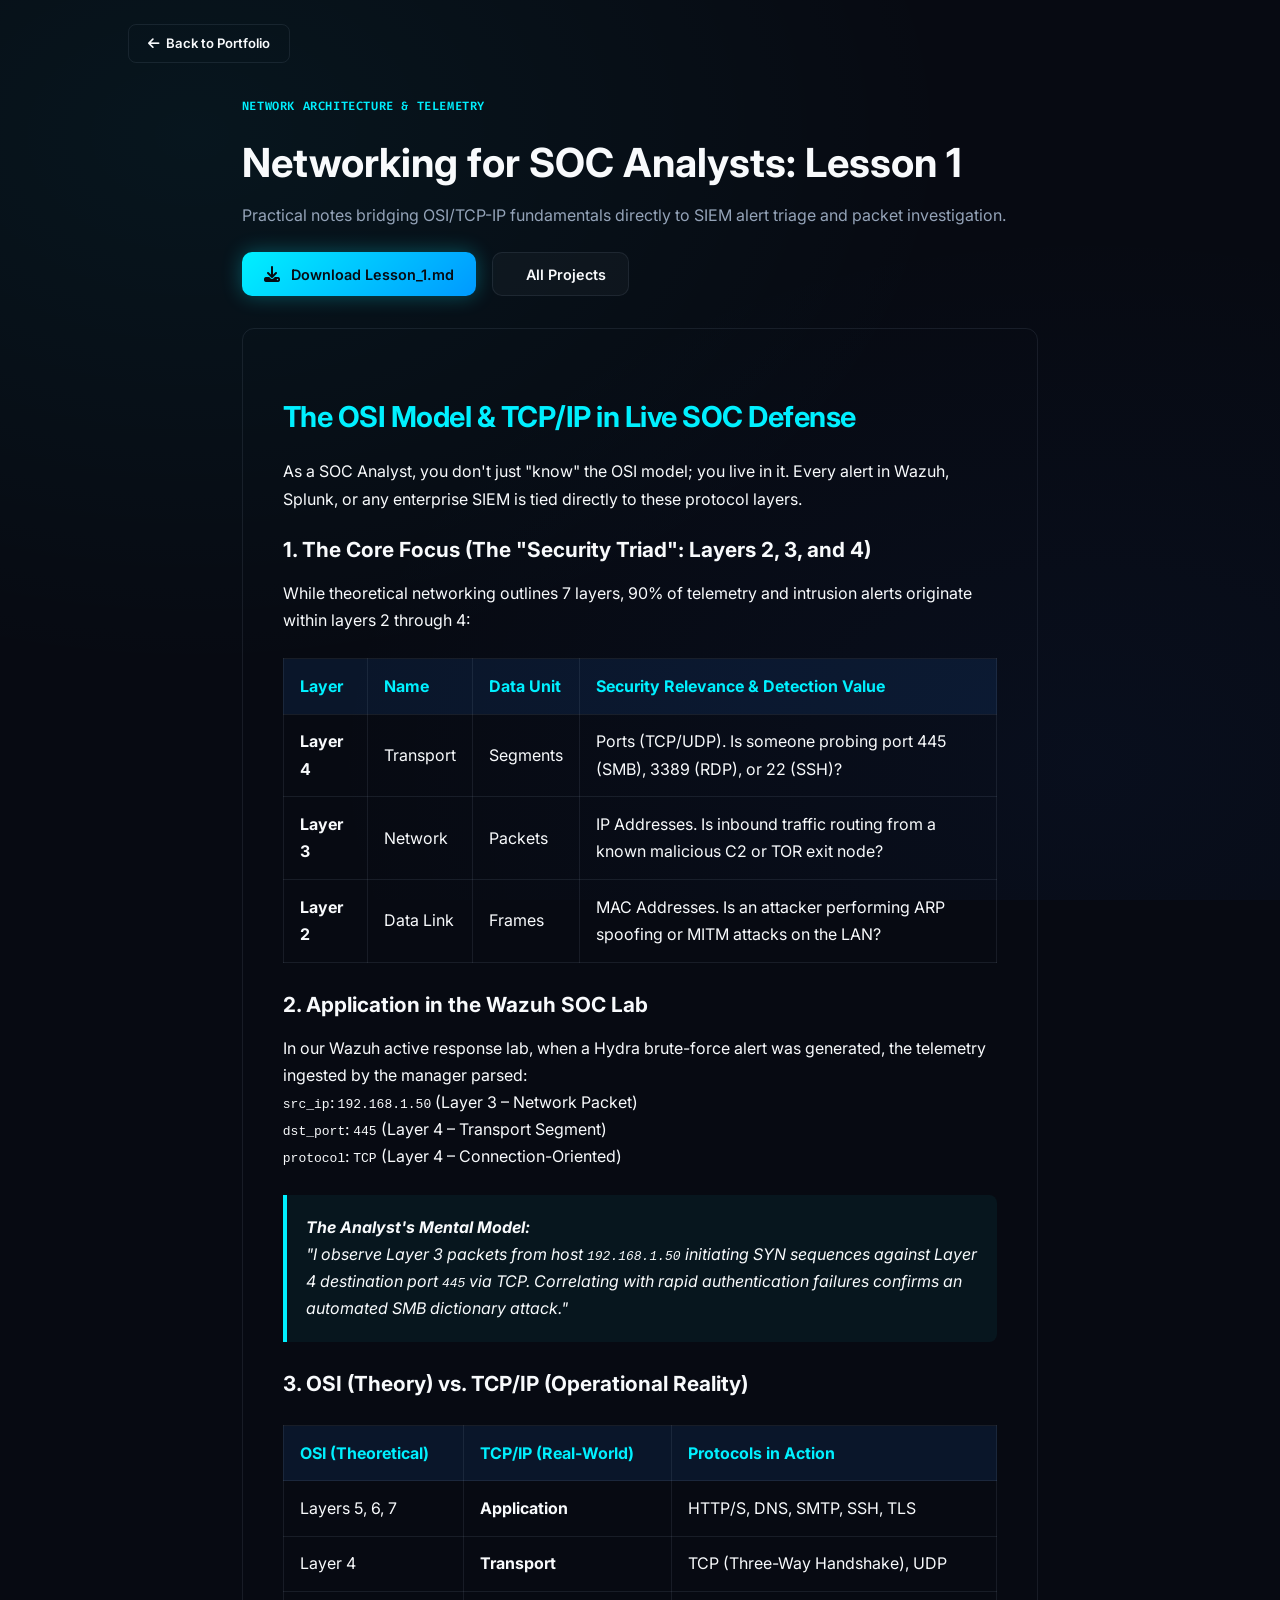
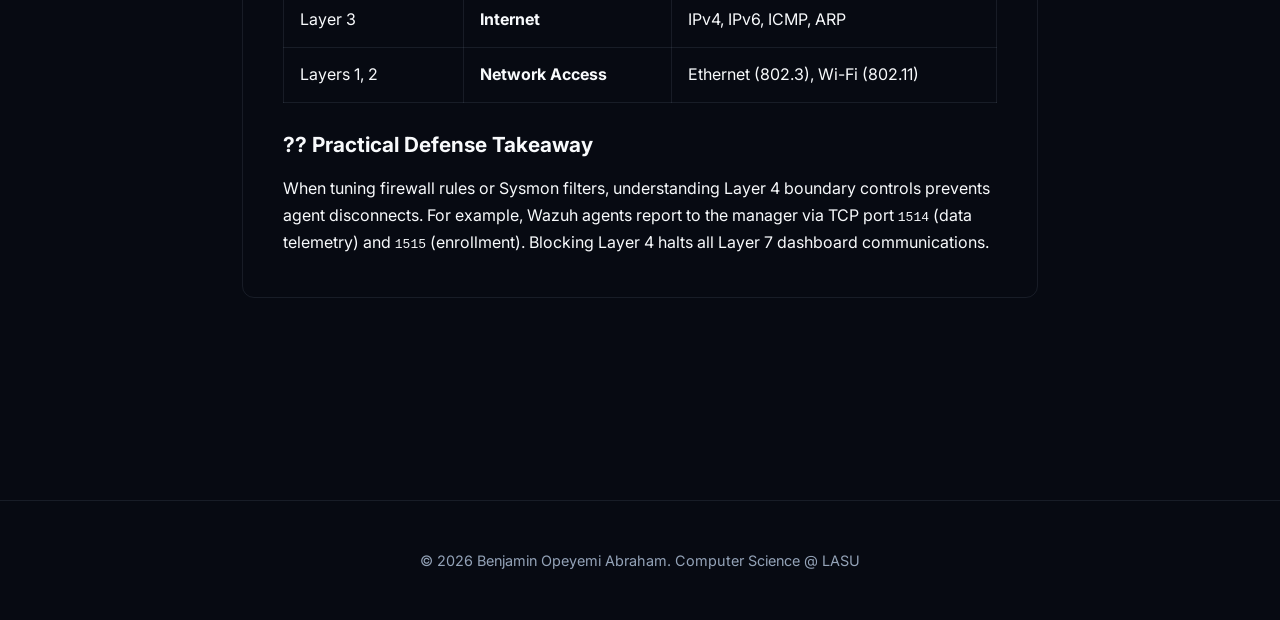
<file: networking-lesson.html>
<!DOCTYPE html>
<html lang="en">
<head>
    <meta charset="UTF-8">
    <meta name="viewport" content="width=device-width, initial-scale=1.0">
    <title>Networking Foundations Lab | Benjamin Opeyemi Abraham</title>
    <link rel="icon" type="image/svg+xml" href="favicon.svg">
    <link rel="alternate icon" href="favicon.png">
    <link rel="stylesheet" href="style.css">
    <link rel="stylesheet" href="https://cdnjs.cloudflare.com/ajax/libs/font-awesome/6.4.0/css/all.min.css">
    <style>
        .note-card {
            background: var(--card-bg);
            border: 1px solid var(--border);
            border-radius: 12px;
            padding: 2.5rem;
            margin: 2rem 0;
            line-height: 1.7;
        }
        .note-card h2 {
            font-size: 1.8rem;
            margin: 1.5rem 0 1rem;
            color: #00F0FF;
        }
        .note-card h3 {
            font-size: 1.3rem;
            margin: 1.2rem 0 0.8rem;
            color: var(--text-primary);
        }
        .note-table {
            width: 100%;
            border-collapse: collapse;
            margin: 1.5rem 0;
        }
        .note-table th, .note-table td {
            padding: 0.85rem 1rem;
            border: 1px solid var(--border);
            text-align: left;
        }
        .note-table th {
            background: rgba(47, 129, 247, 0.1);
            color: #00F0FF;
        }
        .thought-box {
            background: rgba(0, 240, 255, 0.05);
            border-left: 4px solid #00F0FF;
            padding: 1.2rem;
            border-radius: 0 8px 8px 0;
            margin: 1.5rem 0;
            font-style: italic;
        }
    </style>
</head>
<body>
    <div style="padding: 1.5rem 10%;">
        <a href="index.html" class="view-btn" style="padding: 0.5rem 1.2rem;">
            <i class="fa-solid fa-arrow-left"></i> Back to Portfolio
        </a>
    </div>

    <section style="padding-top: 10px; max-width: 950px; margin: 0 auto;">
        <span class="project-tag">NETWORK ARCHITECTURE &amp; TELEMETRY</span>
        <h1 style="font-size: 2.5rem; margin-bottom: 0.5rem;">Networking for SOC Analysts: Lesson 1</h1>
        <p style="color: var(--text-secondary); margin-bottom: 1.5rem;">
            Practical notes bridging OSI/TCP-IP fundamentals directly to SIEM alert triage and packet investigation.
        </p>

        <div style="display: flex; gap: 1rem; flex-wrap: wrap; margin-bottom: 2rem;">
            <a href="Networking-Lessons/Lesson_1.md" download class="btn btn-primary" style="font-size: 0.9rem; padding: 0.6rem 1.4rem;">
                <i class="fa-solid fa-download"></i> Download Lesson_1.md
            </a>
            <a href="index.html#projects" class="btn btn-secondary" style="font-size: 0.9rem; padding: 0.6rem 1.4rem;">
                <i class="fa-solid fa-grid-2"></i> All Projects
            </a>
        </div>

        <div class="note-card">
            <h2>The OSI Model &amp; TCP/IP in Live SOC Defense</h2>
            <p>
                As a SOC Analyst, you don't just "know" the OSI model; you live in it. Every alert in Wazuh, Splunk, or any enterprise SIEM is tied directly to these protocol layers.
            </p>

            <h3>1. The Core Focus (The "Security Triad": Layers 2, 3, and 4)</h3>
            <p>While theoretical networking outlines 7 layers, 90% of telemetry and intrusion alerts originate within layers 2 through 4:</p>

            <table class="note-table">
                <thead>
                    <tr>
                        <th>Layer</th>
                        <th>Name</th>
                        <th>Data Unit</th>
                        <th>Security Relevance &amp; Detection Value</th>
                    </tr>
                </thead>
                <tbody>
                    <tr>
                        <td><b>Layer 4</b></td>
                        <td>Transport</td>
                        <td>Segments</td>
                        <td>Ports (TCP/UDP). Is someone probing port 445 (SMB), 3389 (RDP), or 22 (SSH)?</td>
                    </tr>
                    <tr>
                        <td><b>Layer 3</b></td>
                        <td>Network</td>
                        <td>Packets</td>
                        <td>IP Addresses. Is inbound traffic routing from a known malicious C2 or TOR exit node?</td>
                    </tr>
                    <tr>
                        <td><b>Layer 2</b></td>
                        <td>Data Link</td>
                        <td>Frames</td>
                        <td>MAC Addresses. Is an attacker performing ARP spoofing or MITM attacks on the LAN?</td>
                    </tr>
                </tbody>
            </table>

            <h3>2. Application in the Wazuh SOC Lab</h3>
            <p>In our Wazuh active response lab, when a Hydra brute-force alert was generated, the telemetry ingested by the manager parsed:</p>
            <ul>
                <li><code>src_ip</code>: <code>192.168.1.50</code> (Layer 3 &ndash; Network Packet)</li>
                <li><code>dst_port</code>: <code>445</code> (Layer 4 &ndash; Transport Segment)</li>
                <li><code>protocol</code>: <code>TCP</code> (Layer 4 &ndash; Connection-Oriented)</li>
            </ul>

            <div class="thought-box">
                <b>The Analyst's Mental Model:</b><br>
                "I observe Layer 3 packets from host <code>192.168.1.50</code> initiating SYN sequences against Layer 4 destination port <code>445</code> via TCP. Correlating with rapid authentication failures confirms an automated SMB dictionary attack."
            </div>

            <h3>3. OSI (Theory) vs. TCP/IP (Operational Reality)</h3>
            <table class="note-table">
                <thead>
                    <tr>
                        <th>OSI (Theoretical)</th>
                        <th>TCP/IP (Real-World)</th>
                        <th>Protocols in Action</th>
                    </tr>
                </thead>
                <tbody>
                    <tr>
                        <td>Layers 5, 6, 7</td>
                        <td><b>Application</b></td>
                        <td>HTTP/S, DNS, SMTP, SSH, TLS</td>
                    </tr>
                    <tr>
                        <td>Layer 4</td>
                        <td><b>Transport</b></td>
                        <td>TCP (Three-Way Handshake), UDP</td>
                    </tr>
                    <tr>
                        <td>Layer 3</td>
                        <td><b>Internet</b></td>
                        <td>IPv4, IPv6, ICMP, ARP</td>
                    </tr>
                    <tr>
                        <td>Layers 1, 2</td>
                        <td><b>Network Access</b></td>
                        <td>Ethernet (802.3), Wi-Fi (802.11)</td>
                    </tr>
                </tbody>
            </table>

            <h3>?? Practical Defense Takeaway</h3>
            <p>
                When tuning firewall rules or Sysmon filters, understanding Layer 4 boundary controls prevents agent disconnects. For example, Wazuh agents report to the manager via TCP port <code>1514</code> (data telemetry) and <code>1515</code> (enrollment). Blocking Layer 4 halts all Layer 7 dashboard communications.
            </p>
        </div>
    </section>

    <footer style="margin-top: 5rem; padding: 3rem 10%; border-top: 1px solid var(--border); text-align: center; color: var(--text-secondary); font-size: 0.9rem;">
        <p>&copy; 2026 Benjamin Opeyemi Abraham. Computer Science @ LASU</p>
    </footer>
</body>
</html>
</file>
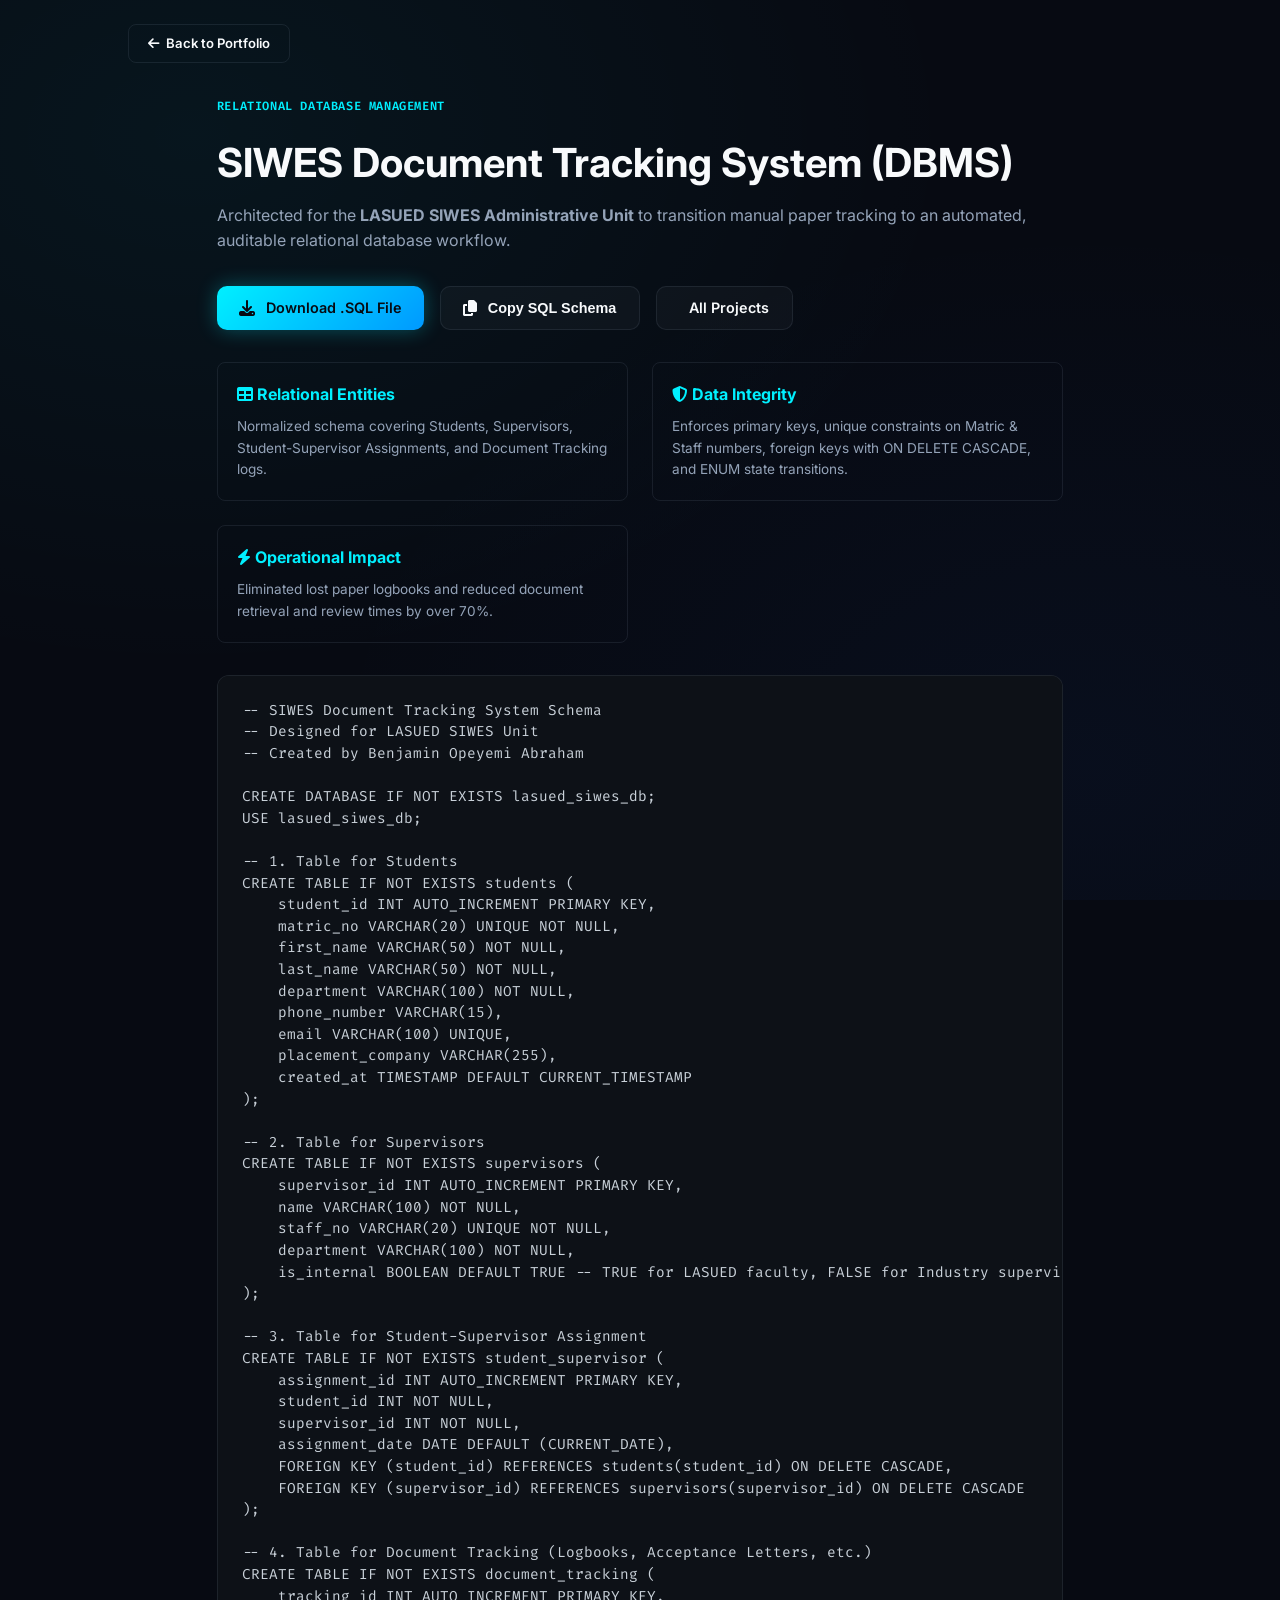
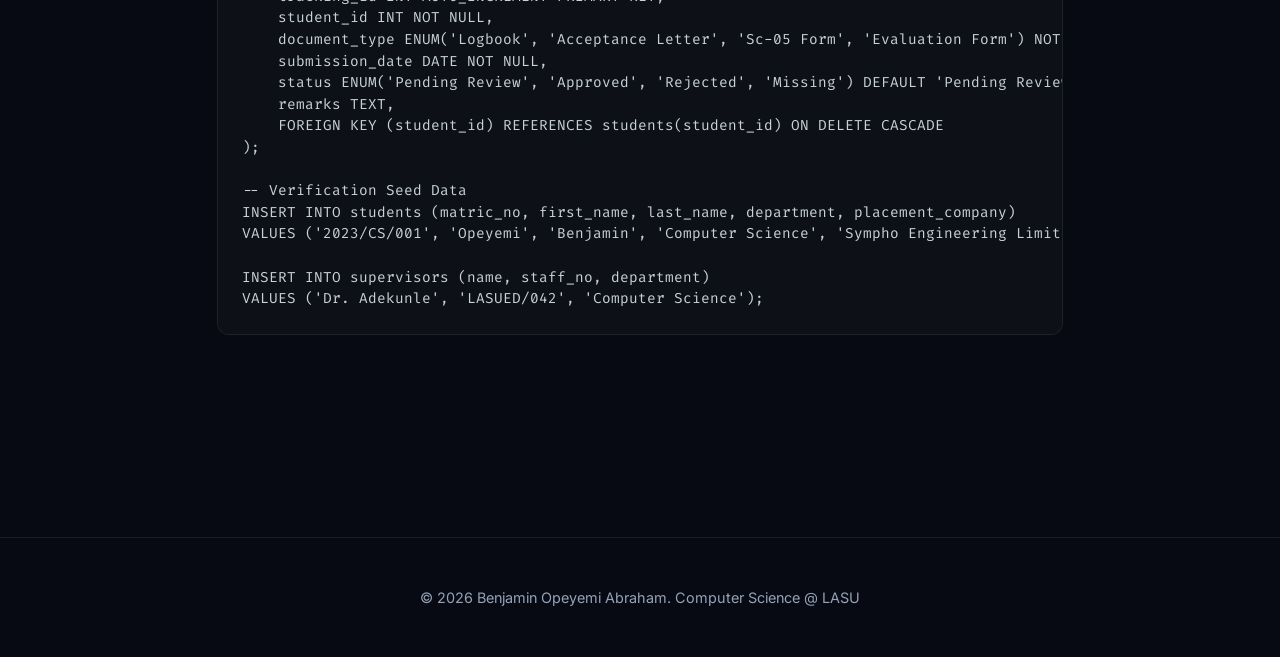
<file: siwes-db.html>
<!DOCTYPE html>
<html lang="en">
<head>
    <meta charset="UTF-8">
    <meta name="viewport" content="width=device-width, initial-scale=1.0">
    <title>SIWES Document Tracking Schema | Benjamin Opeyemi Abraham</title>
    <link rel="icon" type="image/svg+xml" href="favicon.svg">
    <link rel="alternate icon" href="favicon.png">
    <link rel="stylesheet" href="style.css">
    <link rel="stylesheet" href="https://cdnjs.cloudflare.com/ajax/libs/font-awesome/6.4.0/css/all.min.css">
    <style>
        .code-container {
            background: #0d1117;
            border: 1px solid var(--border);
            border-radius: 12px;
            padding: 1.5rem;
            position: relative;
            margin: 2rem 0;
            overflow-x: auto;
        }
        pre {
            font-family: 'Fira Code', monospace;
            font-size: 0.9rem;
            line-height: 1.5;
            color: #c9d1d9;
        }
        .sql-keyword { color: #ff7b72; font-weight: 600; }
        .sql-type { color: #79c0ff; }
        .sql-comment { color: #8b949e; font-style: italic; }
        .sql-string { color: #a5d6ff; }
        .action-bar {
            display: flex;
            gap: 1rem;
            flex-wrap: wrap;
            margin-bottom: 2rem;
        }
    </style>
</head>
<body>
    <div style="padding: 1.5rem 10%;">
        <a href="index.html" class="view-btn" style="padding: 0.5rem 1.2rem;">
            <i class="fa-solid fa-arrow-left"></i> Back to Portfolio
        </a>
    </div>

    <section style="padding-top: 10px; max-width: 1000px; margin: 0 auto;">
        <span class="project-tag">RELATIONAL DATABASE MANAGEMENT</span>
        <h1 style="font-size: 2.5rem; margin-bottom: 0.5rem;">SIWES Document Tracking System (DBMS)</h1>
        <p style="color: var(--text-secondary); margin-bottom: 2rem;">
            Architected for the <strong>LASUED SIWES Administrative Unit</strong> to transition manual paper tracking to an automated, auditable relational database workflow.
        </p>

        <div class="action-bar">
            <a href="SIWES-Database/siwes_schema.sql" download class="btn btn-primary" style="font-size: 0.9rem; padding: 0.6rem 1.4rem;">
                <i class="fa-solid fa-download"></i> Download .SQL File
            </a>
            <button onclick="copyCode()" class="btn btn-secondary" style="font-size: 0.9rem; padding: 0.6rem 1.4rem;">
                <i class="fa-solid fa-copy"></i> <span id="copyText">Copy SQL Schema</span>
            </button>
            <a href="index.html#projects" class="btn btn-secondary" style="font-size: 0.9rem; padding: 0.6rem 1.4rem;">
                <i class="fa-solid fa-grid-2"></i> All Projects
            </a>
        </div>

        <div style="display: grid; grid-template-columns: repeat(auto-fit, minmax(280px, 1fr)); gap: 1.5rem; margin-bottom: 2rem;">
            <div style="background: var(--card-bg); border: 1px solid var(--border); padding: 1.2rem; border-radius: 8px;">
                <h4 style="color: #00F0FF; margin-bottom: 0.5rem;"><i class="fa-solid fa-table"></i> Relational Entities</h4>
                <p style="font-size: 0.85rem; color: var(--text-secondary);">Normalized schema covering Students, Supervisors, Student-Supervisor Assignments, and Document Tracking logs.</p>
            </div>
            <div style="background: var(--card-bg); border: 1px solid var(--border); padding: 1.2rem; border-radius: 8px;">
                <h4 style="color: #00F0FF; margin-bottom: 0.5rem;"><i class="fa-solid fa-shield-halved"></i> Data Integrity</h4>
                <p style="font-size: 0.85rem; color: var(--text-secondary);">Enforces primary keys, unique constraints on Matric & Staff numbers, foreign keys with ON DELETE CASCADE, and ENUM state transitions.</p>
            </div>
            <div style="background: var(--card-bg); border: 1px solid var(--border); padding: 1.2rem; border-radius: 8px;">
                <h4 style="color: #00F0FF; margin-bottom: 0.5rem;"><i class="fa-solid fa-bolt"></i> Operational Impact</h4>
                <p style="font-size: 0.85rem; color: var(--text-secondary);">Eliminated lost paper logbooks and reduced document retrieval and review times by over 70%.</p>
            </div>
        </div>

        <div class="code-container">
            <pre id="sqlCode">-- SIWES Document Tracking System Schema
-- Designed for LASUED SIWES Unit
-- Created by Benjamin Opeyemi Abraham

CREATE DATABASE IF NOT EXISTS lasued_siwes_db;
USE lasued_siwes_db;

-- 1. Table for Students
CREATE TABLE IF NOT EXISTS students (
    student_id INT AUTO_INCREMENT PRIMARY KEY,
    matric_no VARCHAR(20) UNIQUE NOT NULL,
    first_name VARCHAR(50) NOT NULL,
    last_name VARCHAR(50) NOT NULL,
    department VARCHAR(100) NOT NULL,
    phone_number VARCHAR(15),
    email VARCHAR(100) UNIQUE,
    placement_company VARCHAR(255),
    created_at TIMESTAMP DEFAULT CURRENT_TIMESTAMP
);

-- 2. Table for Supervisors
CREATE TABLE IF NOT EXISTS supervisors (
    supervisor_id INT AUTO_INCREMENT PRIMARY KEY,
    name VARCHAR(100) NOT NULL,
    staff_no VARCHAR(20) UNIQUE NOT NULL,
    department VARCHAR(100) NOT NULL,
    is_internal BOOLEAN DEFAULT TRUE -- TRUE for LASUED faculty, FALSE for Industry supervisor
);

-- 3. Table for Student-Supervisor Assignment
CREATE TABLE IF NOT EXISTS student_supervisor (
    assignment_id INT AUTO_INCREMENT PRIMARY KEY,
    student_id INT NOT NULL,
    supervisor_id INT NOT NULL,
    assignment_date DATE DEFAULT (CURRENT_DATE),
    FOREIGN KEY (student_id) REFERENCES students(student_id) ON DELETE CASCADE,
    FOREIGN KEY (supervisor_id) REFERENCES supervisors(supervisor_id) ON DELETE CASCADE
);

-- 4. Table for Document Tracking (Logbooks, Acceptance Letters, etc.)
CREATE TABLE IF NOT EXISTS document_tracking (
    tracking_id INT AUTO_INCREMENT PRIMARY KEY,
    student_id INT NOT NULL,
    document_type ENUM('Logbook', 'Acceptance Letter', 'Sc-05 Form', 'Evaluation Form') NOT NULL,
    submission_date DATE NOT NULL,
    status ENUM('Pending Review', 'Approved', 'Rejected', 'Missing') DEFAULT 'Pending Review',
    remarks TEXT,
    FOREIGN KEY (student_id) REFERENCES students(student_id) ON DELETE CASCADE
);

-- Verification Seed Data
INSERT INTO students (matric_no, first_name, last_name, department, placement_company)
VALUES ('2023/CS/001', 'Opeyemi', 'Benjamin', 'Computer Science', 'Sympho Engineering Limited');

INSERT INTO supervisors (name, staff_no, department)
VALUES ('Dr. Adekunle', 'LASUED/042', 'Computer Science');</pre>
        </div>
    </section>

    <footer style="margin-top: 5rem; padding: 3rem 10%; border-top: 1px solid var(--border); text-align: center; color: var(--text-secondary); font-size: 0.9rem;">
        <p>&copy; 2026 Benjamin Opeyemi Abraham. Computer Science @ LASU</p>
    </footer>

    <script>
        function copyCode() {
            const code = document.getElementById('sqlCode').innerText;
            navigator.clipboard.writeText(code).then(() => {
                document.getElementById('copyText').innerText = "Copied to Clipboard!";
                setTimeout(() => {
                    document.getElementById('copyText').innerText = "Copy SQL Schema";
                }, 2000);
            });
        }
    </script>
</body>
</html>
</file>
<file: style.css>
@import url('https://fonts.googleapis.com/css2?family=Inter:wght@300;400;500;600;700;800&family=Fira+Code:wght@400;500;600&display=swap');

:root {
    --bg-color: #070a12;
    --bg-card: rgba(15, 23, 42, 0.75);
    --bg-card-hover: rgba(23, 33, 58, 0.9);
    --text-primary: #f8fafc;
    --text-secondary: #94a3b8;
    --text-muted: #64748b;
    --cyan: #00F0FF;
    --cyan-glow: rgba(0, 240, 255, 0.25);
    --blue: #2563eb;
    --accent: #00F0FF;
    --border: rgba(148, 163, 184, 0.12);
    --border-hover: rgba(0, 240, 255, 0.35);
    --nav-bg: rgba(7, 10, 18, 0.92);
    --success: #10b981;
    --transition: all 0.25s cubic-bezier(0.4, 0, 0.2, 1);
}

* {
    margin: 0;
    padding: 0;
    box-sizing: border-box;
}

body {
    background-color: var(--bg-color);
    background-image: 
        radial-gradient(at 15% 15%, rgba(0, 240, 255, 0.05) 0px, transparent 50%),
        radial-gradient(at 85% 85%, rgba(37, 99, 235, 0.05) 0px, transparent 50%);
    background-attachment: fixed;
    color: var(--text-primary);
    font-family: 'Inter', -apple-system, BlinkMacSystemFont, "Segoe UI", Roboto, sans-serif;
    line-height: 1.6;
    overflow-x: hidden;
    scroll-behavior: smooth;
}

a {
    text-decoration: none;
    color: inherit;
    transition: var(--transition);
}

ul {
    list-style: none;
}

/* Navbar */
nav {
    position: fixed;
    top: 0;
    left: 0;
    width: 100%;
    padding: 1.15rem 6%;
    background: var(--nav-bg);
    backdrop-filter: blur(16px);
    -webkit-backdrop-filter: blur(16px);
    z-index: 1000;
    border-bottom: 1px solid var(--border);
}

.nav-container {
    width: 100%;
    max-width: 1240px;
    margin: 0 auto;
    display: flex;
    justify-content: space-between;
    align-items: center;
}

.logo-container {
    display: flex;
    align-items: center;
    gap: 0.85rem;
    margin-right: 3.5rem; /* Distinct separation from Home tab */
    flex-shrink: 0;
}

.logo-shield {
    width: 32px;
    height: 32px;
}

.logo-text {
    font-family: 'Fira Code', monospace;
    font-weight: 700;
    font-size: 1.15rem;
    letter-spacing: -0.5px;
    color: var(--text-primary);
}

.logo-text span {
    color: var(--cyan);
}

.nav-links {
    display: flex;
    align-items: center;
    gap: 1.4rem;
    margin-left: auto;
}

/* ScrollSpy and Active Links */
.nav-links a {
    position: relative;
    font-size: 0.92rem;
    font-weight: 500;
    color: var(--text-secondary);
    padding: 0.48rem 0.88rem;
    border-radius: 8px;
    border: 1px solid transparent;
    transition: all 0.25s cubic-bezier(0.4, 0, 0.2, 1);
    display: inline-flex;
    align-items: center;
    text-decoration: none;
}

.nav-links a:hover {
    color: var(--cyan);
    background: rgba(0, 240, 255, 0.08);
    border-color: rgba(0, 240, 255, 0.25);
    box-shadow: 0 0 12px rgba(0, 240, 255, 0.12);
}

.nav-links a.active {
    color: var(--cyan);
    font-weight: 600;
    background: rgba(0, 240, 255, 0.14);
    border-color: rgba(0, 240, 255, 0.45);
    box-shadow: 0 0 16px rgba(0, 240, 255, 0.22), inset 0 0 8px rgba(0, 240, 255, 0.1);
}

.nav-links a.active::after {
    content: '';
    position: absolute;
    bottom: -3px;
    left: 15%;
    width: 70%;
    height: 2px;
    background: var(--cyan);
    border-radius: 2px;
    box-shadow: 0 0 8px var(--cyan), 0 0 14px var(--cyan);
}

/* Resume CTA in Nav */
.nav-btn {
    display: inline-flex !important;
    align-items: center !important;
    justify-content: center !important;
    gap: 0.55rem !important;
    padding: 0.5rem 1.15rem !important;
    border: 1px solid rgba(0, 240, 255, 0.35) !important;
    border-radius: 8px !important;
    background: rgba(0, 240, 255, 0.06) !important;
    color: var(--cyan) !important;
    font-family: inherit !important;
    font-weight: 600 !important;
    font-size: 0.88rem !important;
    white-space: nowrap !important;
    margin-left: 0.6rem;
    line-height: 1 !important;
    text-decoration: none !important;
    transition: var(--transition);
}

.nav-btn i {
    font-size: 0.95rem;
    line-height: 1;
    display: inline-flex;
    align-items: center;
    justify-content: center;
    margin: 0;
    padding: 0;
    flex-shrink: 0;
}

.nav-btn span {
    line-height: 1;
    display: inline-block;
}

.nav-btn:hover {
    background: var(--cyan) !important;
    color: #070a12 !important;
    box-shadow: 0 0 18px var(--cyan-glow) !important;
    transform: translateY(-1px);
}

.nav-btn.active::after {
    display: none !important;
}

/* Inactive / Disabled state for resume button */
.nav-btn.nav-btn-disabled,
.nav-btn:disabled {
    cursor: not-allowed !important;
    opacity: 0.6 !important;
    background: rgba(255, 255, 255, 0.04) !important;
    border: 1px dashed rgba(255, 255, 255, 0.25) !important;
    color: var(--text-secondary) !important;
    box-shadow: none !important;
    transform: none !important;
    pointer-events: auto !important;
}

.nav-btn.nav-btn-disabled:hover,
.nav-btn:disabled:hover {
    background: rgba(255, 255, 255, 0.06) !important;
    border-color: rgba(255, 255, 255, 0.35) !important;
    color: var(--text-primary) !important;
    box-shadow: none !important;
    transform: none !important;
}

/* General button disabled state */
.btn.btn-disabled,
.btn:disabled {
    cursor: not-allowed !important;
    opacity: 0.6 !important;
    border: 1px dashed rgba(255, 255, 255, 0.25) !important;
    background: rgba(255, 255, 255, 0.04) !important;
    color: var(--text-secondary) !important;
    box-shadow: none !important;
    transform: none !important;
    pointer-events: auto !important;
}

.btn.btn-disabled:hover,
.btn:disabled:hover {
    transform: none !important;
    box-shadow: none !important;
    background: rgba(255, 255, 255, 0.06) !important;
    border-color: rgba(255, 255, 255, 0.35) !important;
}

.mobile-menu-btn {
    display: none;
    background: transparent;
    border: none;
    color: var(--text-primary);
    font-size: 1.4rem;
    cursor: pointer;
}

/* Hero Section */
.hero {
    min-height: 85vh;
    display: flex;
    flex-direction: column;
    justify-content: center;
    align-items: center;
    text-align: center;
    padding: 140px 6% 60px;
    position: relative;
    scroll-margin-top: 80px;
}

.status-badge {
    display: inline-flex;
    align-items: center;
    gap: 0.6rem;
    padding: 0.45rem 1.1rem;
    border-radius: 9999px;
    background: rgba(16, 185, 129, 0.1);
    border: 1px solid rgba(16, 185, 129, 0.3);
    color: #34d399;
    font-size: 0.85rem;
    font-weight: 600;
    margin-bottom: 1.8rem;
}

.status-pulse {
    width: 8px;
    height: 8px;
    border-radius: 50%;
    background: #10b981;
    box-shadow: 0 0 8px #10b981;
    animation: pulse 2s infinite;
}

@keyframes pulse {
    0% { transform: scale(0.95); box-shadow: 0 0 0 0 rgba(16, 185, 129, 0.7); }
    70% { transform: scale(1); box-shadow: 0 0 0 8px rgba(16, 185, 129, 0); }
    100% { transform: scale(0.95); box-shadow: 0 0 0 0 rgba(16, 185, 129, 0); }
}

.hero h1 {
    font-size: clamp(2.3rem, 5vw, 3.8rem);
    font-weight: 800;
    line-height: 1.2;
    margin-bottom: 1.5rem;
    letter-spacing: -0.8px;
    max-width: 980px;
}

.hero h1 .highlight {
    background: linear-gradient(135deg, #00F0FF 0%, #3b82f6 100%);
    -webkit-background-clip: text;
    -webkit-text-fill-color: transparent;
}

.hero p {
    font-size: clamp(1.05rem, 1.8vw, 1.22rem);
    color: var(--text-secondary);
    max-width: 780px;
    line-height: 1.7;
    margin-bottom: 2.8rem;
}

.cta-buttons {
    display: flex;
    gap: 1.2rem;
    flex-wrap: wrap;
    justify-content: center;
}

.btn {
    display: inline-flex;
    align-items: center;
    justify-content: center;
    gap: 0.65rem;
    padding: 0.85rem 2rem;
    border-radius: 10px;
    font-weight: 600;
    font-size: 0.95rem;
    cursor: pointer;
    transition: var(--transition);
    white-space: nowrap;
}

.btn i {
    font-size: 1rem;
    display: inline-block;
    flex-shrink: 0;
}

.btn-primary {
    background: linear-gradient(135deg, #00F0FF 0%, #0099ff 100%);
    color: #070a12;
    box-shadow: 0 0 20px rgba(0, 240, 255, 0.3);
}

.btn-primary:hover {
    transform: translateY(-2px);
    box-shadow: 0 0 30px rgba(0, 240, 255, 0.5);
}

.btn-secondary {
    border: 1px solid var(--border);
    background: rgba(255, 255, 255, 0.03);
    color: var(--text-primary);
}

.btn-secondary:hover {
    border-color: var(--cyan);
    background: rgba(0, 240, 255, 0.05);
    color: var(--cyan);
    transform: translateY(-2px);
}

/* Section Common */
section {
    padding: 90px 6%;
    position: relative;
    max-width: 1240px;
    margin: 0 auto;
    scroll-margin-top: 80px;
}

.section-header {
    margin-bottom: 3rem;
}

.section-tag {
    display: inline-block;
    font-family: 'Fira Code', monospace;
    font-size: 0.78rem;
    font-weight: 600;
    color: var(--cyan);
    letter-spacing: 0.08em;
    margin-bottom: 0.6rem;
    background: rgba(0, 240, 255, 0.06);
    border: 1px solid rgba(0, 240, 255, 0.2);
    padding: 0.25rem 0.75rem;
    border-radius: 9999px;
}

h2 {
    font-size: clamp(2rem, 3.2vw, 2.5rem);
    font-weight: 700;
    letter-spacing: -0.5px;
    color: var(--text-primary);
}

/* About Grid */
.about-grid {
    display: grid;
    grid-template-columns: 1.2fr 0.8fr;
    gap: 3.5rem;
    align-items: center;
}

.about-text p {
    color: var(--text-secondary);
    font-size: 1.05rem;
    line-height: 1.75;
    margin-bottom: 1.5rem;
}

.about-cards {
    display: flex;
    flex-direction: column;
    gap: 1rem;
}

.info-card {
    background: var(--bg-card);
    border: 1px solid var(--border);
    border-radius: 12px;
    padding: 1.3rem;
    display: flex;
    align-items: center;
    gap: 1.2rem;
    transition: var(--transition);
}

.info-card:hover {
    border-color: var(--border-hover);
    transform: translateX(4px);
}

.info-icon {
    font-size: 1.6rem;
    color: var(--cyan);
    width: 44px;
    height: 44px;
    display: flex;
    align-items: center;
    justify-content: center;
    background: rgba(0, 240, 255, 0.08);
    border-radius: 10px;
}

.info-content h4 {
    font-size: 0.95rem;
    font-weight: 600;
    color: var(--text-primary);
    margin-bottom: 0.2rem;
}

.info-content p {
    font-size: 0.84rem;
    color: var(--text-secondary);
}

/* Projects Grid */
.projects-grid {
    display: grid;
    grid-template-columns: repeat(auto-fit, minmax(320px, 1fr));
    gap: 2rem;
}

.project-card {
    background: var(--bg-card);
    border: 1px solid var(--border);
    border-radius: 16px;
    padding: 2.2rem;
    display: flex;
    flex-direction: column;
    justify-content: space-between;
    transition: var(--transition);
    position: relative;
    overflow: hidden;
}

.project-card::before {
    content: '';
    position: absolute;
    top: 0;
    left: 0;
    width: 100%;
    height: 3px;
    background: linear-gradient(90deg, var(--cyan), var(--blue));
    opacity: 0;
    transition: opacity 0.3s;
}

.project-card:hover {
    transform: translateY(-6px);
    border-color: var(--border-hover);
    box-shadow: 0 15px 35px rgba(0, 240, 255, 0.08);
}

.project-card:hover::before {
    opacity: 1;
}

.project-tag {
    font-family: 'Fira Code', monospace;
    font-size: 0.75rem;
    font-weight: 600;
    color: var(--cyan);
    text-transform: uppercase;
    letter-spacing: 0.05em;
    margin-bottom: 0.9rem;
    display: block;
}

.project-card h3 {
    font-size: 1.35rem;
    font-weight: 700;
    margin-bottom: 0.9rem;
    color: var(--text-primary);
    line-height: 1.3;
}

.project-card p {
    color: var(--text-secondary);
    font-size: 0.92rem;
    line-height: 1.65;
    margin-bottom: 1.6rem;
    flex-grow: 1;
}

.project-tech {
    display: flex;
    gap: 0.5rem;
    flex-wrap: wrap;
    margin-bottom: 1.6rem;
}

.tech-pill {
    font-size: 0.72rem;
    font-family: 'Fira Code', monospace;
    padding: 0.25rem 0.65rem;
    border-radius: 6px;
    background: rgba(255, 255, 255, 0.04);
    border: 1px solid var(--border);
    color: var(--text-muted);
}

.project-links {
    display: flex;
    gap: 1rem;
    flex-wrap: wrap;
}

.project-btn {
    display: inline-flex;
    align-items: center;
    gap: 0.5rem;
    font-size: 0.88rem;
    font-weight: 600;
    padding: 0.55rem 1.1rem;
    border-radius: 8px;
    border: 1px solid var(--border);
    color: var(--text-primary);
    transition: var(--transition);
}

.project-btn:hover {
    background: rgba(0, 240, 255, 0.08);
    border-color: var(--cyan);
    color: var(--cyan);
}

.project-btn.primary {
    background: rgba(0, 240, 255, 0.1);
    border-color: rgba(0, 240, 255, 0.4);
    color: var(--cyan);
}

.project-btn.primary:hover {
    background: var(--cyan);
    color: #070a12;
}

/* Cert Preview Cards */
.cert-gallery {
    display: grid;
    grid-template-columns: repeat(auto-fit, minmax(260px, 1fr));
    gap: 1.5rem;
    margin-bottom: 3rem;
}

.cert-card {
    background: var(--bg-card);
    border: 1px solid var(--border);
    border-radius: 14px;
    overflow: hidden;
    transition: var(--transition);
    display: flex;
    flex-direction: column;
}

.cert-card:hover {
    transform: translateY(-5px);
    border-color: var(--border-hover);
    box-shadow: 0 10px 25px rgba(0, 240, 255, 0.08);
}

.cert-img-wrapper {
    height: 160px;
    background: rgba(0, 0, 0, 0.3);
    display: flex;
    align-items: center;
    justify-content: center;
    border-bottom: 1px solid var(--border);
    overflow: hidden;
}

.cert-img {
    max-height: 100%;
    max-width: 100%;
    object-fit: contain;
    padding: 1rem;
    transition: transform 0.3s ease;
}

.cert-card:hover .cert-img {
    transform: scale(1.05);
}

.cert-info {
    padding: 1.25rem;
    flex-grow: 1;
    display: flex;
    flex-direction: column;
    justify-content: space-between;
}

.cert-info h4 {
    font-size: 1rem;
    font-weight: 600;
    margin-bottom: 0.3rem;
}

.cert-info p {
    font-size: 0.8rem;
    color: var(--text-secondary);
    margin-bottom: 1rem;
}

.view-btn {
    display: inline-flex;
    align-items: center;
    justify-content: center;
    gap: 0.4rem;
    text-align: center;
    padding: 0.55rem 1rem;
    border: 1px solid var(--border);
    border-radius: 8px;
    font-size: 0.82rem;
    font-weight: 600;
    transition: var(--transition);
}

.view-btn:hover {
    background: var(--cyan);
    color: #070a12;
    border-color: var(--cyan);
}

/* Skills Competencies */
.skills-container {
    display: grid;
    grid-template-columns: repeat(auto-fit, minmax(260px, 1fr));
    gap: 2rem;
}

.skill-category {
    background: var(--bg-card);
    border: 1px solid var(--border);
    border-radius: 14px;
    padding: 1.8rem;
    transition: var(--transition);
}

.skill-category:hover {
    border-color: var(--border-hover);
}

.skill-category-title {
    font-family: 'Fira Code', monospace;
    font-size: 0.95rem;
    color: var(--cyan);
    margin-bottom: 1.2rem;
    display: flex;
    align-items: center;
    gap: 0.5rem;
}

.skill-list {
    display: flex;
    flex-direction: column;
    gap: 0.8rem;
}

.skill-item {
    font-size: 0.9rem;
    color: var(--text-secondary);
    display: flex;
    align-items: center;
    gap: 0.75rem;
}

.skill-item i {
    color: var(--cyan);
    font-size: 0.9rem;
    width: 18px;
}

/* Contact Card */
.contact-box {
    max-width: 850px;
    margin: 0 auto;
    background: var(--bg-card);
    border: 1px solid var(--border);
    border-radius: 20px;
    padding: 3.5rem 2.5rem;
    text-align: center;
    position: relative;
    overflow: hidden;
}

.contact-box::before {
    content: '';
    position: absolute;
    top: -50%;
    left: 50%;
    transform: translateX(-50%);
    width: 300px;
    height: 300px;
    background: radial-gradient(circle, rgba(0, 240, 255, 0.1) 0%, transparent 70%);
    pointer-events: none;
}

/* Footer */
footer {
    padding: 2.5rem 6%;
    border-top: 1px solid var(--border);
    text-align: center;
    color: var(--text-secondary);
    font-size: 0.88rem;
}

/* Responsive */
@media (max-width: 900px) {
    .about-grid {
        grid-template-columns: 1fr;
        gap: 2.5rem;
    }
}

@media (max-width: 820px) {
    nav {
        padding: 1rem 5%;
    }
    
    .mobile-menu-btn {
        display: block;
    }

    .nav-links {
        position: fixed;
        top: 65px;
        left: 0;
        width: 100%;
        background: rgba(7, 10, 18, 0.98);
        backdrop-filter: blur(20px);
        flex-direction: column;
        padding: 2rem;
        gap: 1.2rem;
        border-bottom: 1px solid var(--border);
        transform: translateY(-150%);
        transition: transform 0.3s ease;
    }

    .nav-links.open {
        transform: translateY(0);
    }

    .nav-btn {
        margin-left: 0;
    }

    section {
        padding: 70px 5%;
    }

    .hero {
        padding: 120px 5% 50px;
    }
}
</file>
